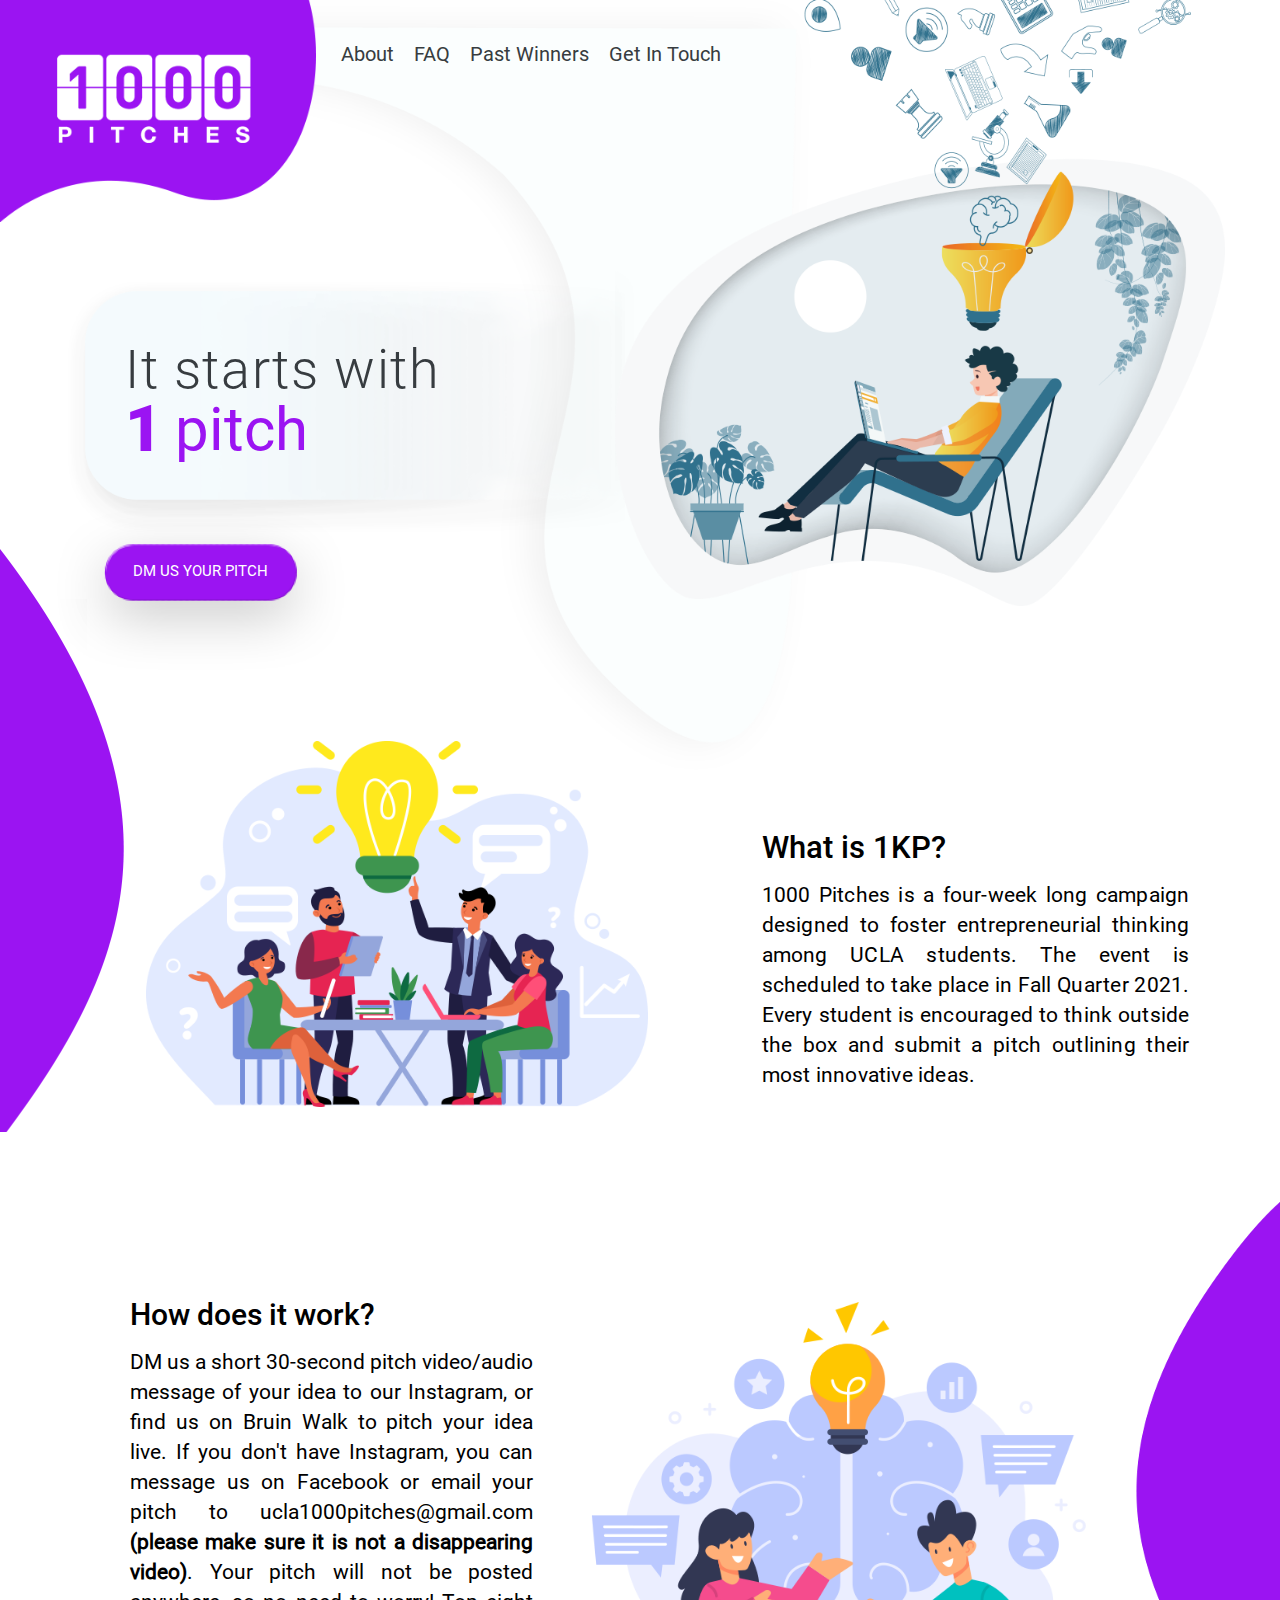
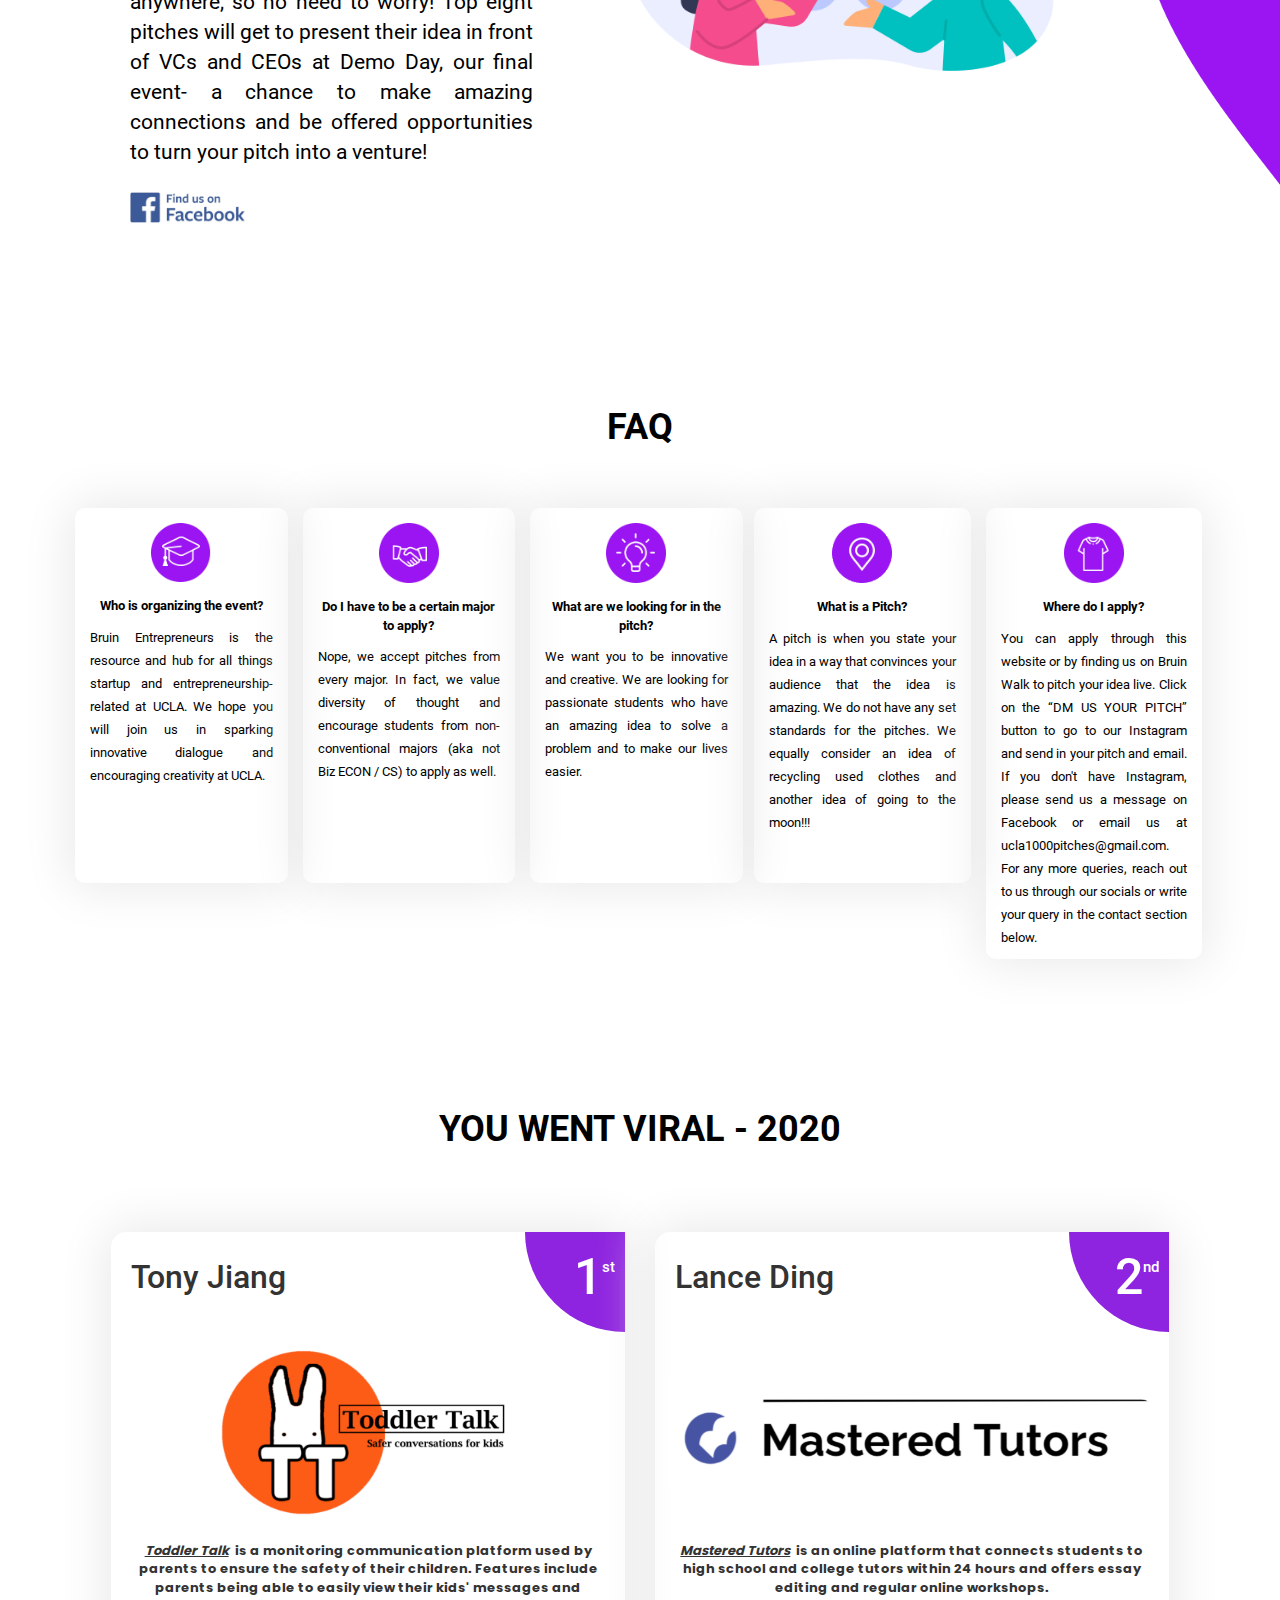
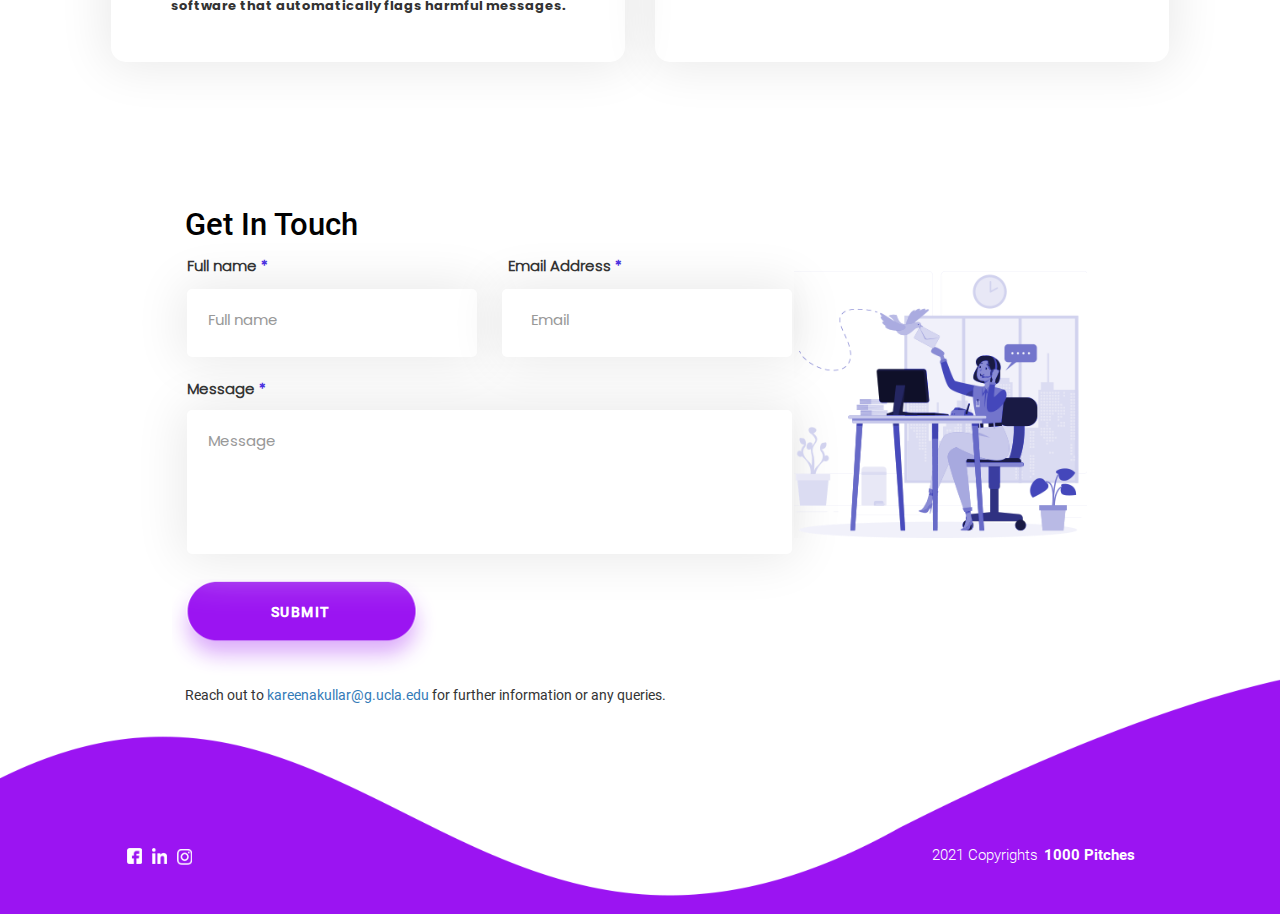
<file: index.html>
<!DOCTYPE html>
<html lang="en">
    <head>
        <meta charset="utf-8" />
        <meta http-equiv="X-UA-Compatible" content="IE=edge" />
        <meta name="viewport" content="width=device-width, initial-scale=1" />
        <!-- The above 3 meta tags *must* come first in the head; any other head content must come *after* these tags -->
        <title>1000 Pitches</title>

        <!-- Bootstrap -->
        <link href="css/bootstrap.min.css" rel="stylesheet" />
        <link href="css/custom.css" rel="stylesheet" />
        
        <link rel="stylesheet" href="css/scrollToTop.css">
	<link rel="stylesheet" href="css/easing.css">

        <!-- HTML5 shim and Respond.js for IE8 support of HTML5 elements and media queries -->
        <!-- WARNING: Respond.js doesn't work if you view the page via file:// -->
        <!--[if lt IE 9]>
          <script src="https://oss.maxcdn.com/html5shiv/3.7.3/html5shiv.min.js"></script>
          <script src="https://oss.maxcdn.com/respond/1.4.2/respond.min.js"></script>
        <![endif]-->
    </head>
    <body>
        <header>
            <nav class="navbar navbar-default navCustom">
                <div class="container-fluid noPaddingLeft">
                    <!-- Brand and toggle get grouped for better mobile display -->
                    <div class="navbar-header">
                        <button type="button" class="navbar-toggle collapsed" data-toggle="collapse" data-target="#bs-example-navbar-collapse-1">
                            <span class="sr-only">Toggle navigation</span>
                            <span class="icon-bar"></span>
                            <span class="icon-bar"></span>
                            <span class="icon-bar"></span>
                        </button>
                        <a class="navbar-brand noPaddingTop" href="#"><img src="images/logo.png" class="img-responsive logoImage" /></a>
                    </div>

                    <!-- Collect the nav links, forms, and other content for toggling -->
                    <div class="collapse navbar-collapse navUlContainer" id="bs-example-navbar-collapse-1">
                        <ul class="nav navbar-nav navbarUl" id="navigation-menu">
                            <li class="active"><a href="#section-1">About <span class="sr-only">(current)</span></a></li>
                            <li><a href="#section-2">FAQ</a></li>
                            <li><a href="#section-3">Past Winners</a></li>
                            <!-- <li><a href="#section-4">Sponsors</a></li> -->
                            <li><a href="#section-5">Get In Touch</a></li>
                        </ul>
                    </div><!-- /.navbar-collapse -->
                </div><!-- /.container-fluid -->
            </nav>
            
            <div class="row headerBg noMarginLeftRight">
                <div class="col-md-6 col-sm-6 col-xs-12 headerTextDevice">
                    <div class="row noMarginLeftRight">
                        <div class="col-md-12 fillerDivHeader">
                            <img src="images/header_image.png" class="headerImageDevice">
                        </div>
                    </div>
                    <div class="row noMarginLeftRight pitchBgBorder">
                        <div class="deviceOnlyHeaderTextContainer">
                            <div class="headerLine1Holder">
                                <p class="headerTextLine1">It starts with</p>
                            </div>
                            <div class="headerLine2Holder">
                                <p class="headerTextOne">1</p>
                                <p class="headerTextPitch">pitch</p>
                            </div>
                        </div>
                    </div>
                    <div>
                        <form name="submitPitch" action="" method="POST" class="formPitchSubmit">
                            <div class="submitPitchButton">
                                <a href="https://www.instagram.com/bruinentrepreneurs/" target="_blank">
                                    <p>DM US YOUR PITCH</p>
                                </a>
                            </div>
                        </form>
                    </div>
                </div>
                <div class="col-md-6 col-sm-6 col-xs-12 headerRightImageContainer">
                    <img src="images/header_image.png" class="img-responsive headerRightImage" />
                </div>
            </div>
        </header>
        
        <!-- What is 1KP? -->
        <section id="section-1">
            <div class="row whatIs1KPBg noMarginLeftRight">
                <div class="col-lg-7 col-md-12 col-sm-12 col-xs-12">
                    <img src="images/whatis.png" class="img-responsive whatIsLeftImage" />
                </div>
                <div class="col-lg-5 col-md-12 col-sm-12 col-xs-12" style="">
                    <div class="row noMarginLeftRight">
                        <div class="col-md-12 fillerDivWhatIs"></div>
                    </div>
                    <div class="row noMarginLeftRight">
                        <div class="whatIsHeadingHolder">
                            <p class="whatIsHeading">What is 1KP?</p>
                        </div>
                        <div class="whatIsTextHolder">
                            <p class="whatIsText">1000 Pitches is a four-week long campaign designed to foster entrepreneurial thinking among UCLA students. The event is scheduled to take place in Fall Quarter 2021. Every student is encouraged to think outside the box and submit a pitch outlining their most innovative ideas.</p>
                        </div>
                        <div class="readMoreHolder" style="display: none;">
                            <a href="#" class="whatIsReadMore whatReadMore">READ MORE <span><img src="images/readMoreImage.png" /></span></a>
                        </div>
                    </div>
                </div>
            </div>
        </section>
        
        <!-- How does it work -->
        <section>
            <div class="row workBg noMarginLeftRight">
                <div class="col-lg-7 col-md-12 col-sm-10 col-xs-12 workImageContainerDevice">
                    <img src="images/howdoes.png" class="img-responsive workRightImage" alt="" />
                </div>
                <div class="col-lg-5 col-md-12 col-sm-12 col-xs-12 noPaddingRight noPaddingLeftDevice">
                    <div class="row noMarginLeftRight">
                        <div class="col-md-12 fillerDivWork"></div>
                    </div>
                    <div class="row noMarginLeftRight workTextContainer">
                        <div class="workHeadingHolder">
                            <p class="workHeading">How does it work?</p>
                        </div>
                        <div class="workTextHolder">
                            <p class="workText">DM us a short 30-second pitch video/audio message of your idea to our Instagram, or find us on Bruin Walk to pitch your idea live. If you don't have Instagram, you can message us on Facebook or email your pitch to ucla1000pitches@gmail.com <b>(please make sure it is not a disappearing video)</b>. Your pitch will not be posted anywhere, so no need to worry! Top eight pitches will get to present their idea in front of VCs and CEOs at Demo Day, our final event- a chance to make amazing connections and be offered opportunities to turn your pitch into a venture!</p>
                        </div>
                        <div class="readMoreHolder">
                            <a href="#" class="workReadMore" style="display: none;">READ MORE <span><img src="images/readMoreImage.png" title="Read More" alt="Read More" /></span></a>
                            <a  href="https://www.facebook.com/BruinEntrepreneurs" target="_blank" class="workFB" style="float: left;"><img src="images/findon.png" title="Facebook" alt="Facebook" /></a>
                        </div>
                    </div>
                </div>
                <div class="col-lg-7 col-md-12 col-sm-12 col-xs-12 workImageContainer">
                    <img src="images/howdoes.png" class="img-responsive workRightImage" alt="" />
                </div>
            </div>
        </section>    
        
        <!-- FAQs -->
        <section id="section-2" class="faqContainer">
            <div class="row noMarginLeftRight">
                <div class="col-md-12 col-sm-12 col-xs-12 faqMainHeading">FAQ</div>
            </div>
            <div class="row noMarginLeftRight faqQAContainer">
                <div class="col-lg-7 col-md-7 col-sm-12 col-xs-12 noPaddingRight deviceNoPaddingLeft">
                    <div class="row noMarginLeftRight">
                        <div class="col-md-4 col-sm-4 col-xs-12 faqIndividualContainer faq31Percent">
                            <img src="images/1.png" title="Do i have to be a certain major?" alt="Do i have to be a certain major?" />
                            <p class="faqHeading">Who is organizing the event?</p>
                            <p class="faqDesc">Bruin Entrepreneurs is the resource and hub for all things startup and entrepreneurship-related at UCLA. We hope you will join us in sparking innovative dialogue and encouraging creativity at UCLA.</p>
                        </div>
                        <div class="col-md-4 col-sm-4 col-xs-12 faqIndividualContainer faq31Percent">
                            <img src="images/2.png" title="Does it have to be a business ideas?" alt="Does it have to be a business ideas?" />
                            <p class="faqHeading">Do I have to be a certain major to apply?</p>
                            <p class="faqDesc">Nope, we accept pitches from every major. In fact, we value diversity of thought and encourage students from non-conventional majors (aka not Biz ECON / CS) to apply as well.</p>
                        </div>
                        <div class="col-md-4 col-sm-4 col-xs-12 faqIndividualContainer faq31Percent noMarginRight">
                            <img src="images/3.png" title="What is pitch exactly?" alt="What is pitch exactly?" />
                            <p class="faqHeading">What are we looking for in the pitch?</p>
                            <p class="faqDesc">We want you to be innovative and creative. We are looking for passionate students who have an amazing idea to solve a problem and to make our lives easier.</p>
                        </div>
                    </div>
                </div>
                <div class="col-lg-5 col-md-5 col-sm-12 col-xs-12 noPaddingLeft deviceOnlyPaddingLeft paddingTopLandscape">
                    <div class="col-md-6 col-sm-6 col-xs-12 faqIndividualContainer faq45Percent">
                        <img src="images/4.png" title="Where can i pitch?" alt="Where can i pitch?" />
                        <p class="faqHeading">What is a Pitch?</p>
                        <p class="faqDesc">A pitch is when you state your idea in a way that convinces your audience that the idea is amazing. We do not have any set standards for the pitches. We equally consider an idea of recycling used clothes and another idea of going to the moon!!!</p>
                    </div>
                    <div class="col-md-6 col-sm-6 col-xs-12 faqIndividualContainer faq45Percent noMarginRight">
                        <img src="images/5.png" title="I just want a free shirt, is this OK?" alt="I just want a free shirt, is this OK?" />
                        <p class="faqHeading">Where do I apply?</p>
                        <p class="faqDesc">You can apply through this website or by finding us on Bruin Walk to pitch your idea live. Click on the “DM US YOUR PITCH” button to go to our Instagram and send in your pitch and email. If you don't have Instagram, please send us a message on Facebook or email us at ucla1000pitches@gmail.com. For any more queries, reach out to us through our socials or write your query in the contact section below.</p>
                    </div>
                </div>
            </div>
        </section>
        
        <!-- You Went Viral - 2020 -->
        <section class="winnerSection" id="section-3">
            <div class="row noMarginLeftRight">
                <div class="col-md-12 col-sm-12 col-xs-12 viralMainHeading">YOU WENT VIRAL - 2020</div>
            </div>
            <div class="row noMarginLeftRight winnerMainContainer">
            <div class="winnerMainInnerContainer">
                <div class="col-sm-6 col-xs-12 winnerContainer winnerBorderRight">
                    <div class="winnerInnerContainer">
                        <div class="winnerImgContainer">
                            <div style="display: flex; flex-direction: row;">
                                <div style="display: flex; flex-direction: column; flex: 1; padding-left: 20px; margin: auto;">
                                    <p class="winnerLine1">Tony Jiang</p>
                                </div>
                                <div style="justify-content: flex-end;
                                    display: flex;
                                    flex-direction: row;     
                                    border-top-right-radius:0;
                                    border-top-left-radius:0;
                                    border-bottom-right-radius:0;
                                    border-bottom-left-radius:100%;
                                    background: rgb(142,36,223);
                                    width: 100px;
                                    height: 100px;
                                    color: white;
                                    padding-top: 10px;
                                    padding-right: 10px;
                                ">
                                    <div style="font-family: 'RobotoMedium'; font-size: 50px;">1</div>
                                    <div style="font-family: 'RobotoMedium'; font-size: 15px; padding-top: 15px;">st</div>
                                </div>
                            </div>
                            <img style="margin: auto; height: 200px; padding: 10px; width: auto;" src="images/first.png" title="Toddler Talk" alt="Toddler Talk" />
                        </div>
                        <div class="winnerDescText">
                            <p><i>Toddler Talk</i> &nbsp;is a monitoring communication platform used by parents to ensure the safety of their children. Features include parents being able to easily view their kids' messages and software that automatically flags harmful messages.</p>
                        </div>
                    </div>
                </div>

                <div class="col-sm-6 col-xs-12 winnerContainer winnerBorderRight">
                    <div class="winnerInnerContainer">
                        <div class="winnerImgContainer">
                            <div style="display: flex; flex-direction: row;">
                                <div style="display: flex; flex-direction: column; flex: 1; padding-left: 20px; margin: auto;">
                                    <p class="winnerLine1">Lance Ding</p>
                                </div>
                                <div style="justify-content: flex-end;
                                    display: flex;
                                    flex-direction: row;     
                                    border-top-right-radius:0;
                                    border-top-left-radius:0;
                                    border-bottom-right-radius:0;
                                    border-bottom-left-radius:100%;
                                    background: rgb(142,36,223);
                                    width: 100px;
                                    height: 100px;
                                    color: white;
                                    padding-top: 10px;
                                    padding-right: 10px;
                                ">
                                    <div style="font-family: 'RobotoMedium'; font-size: 50px;">2</div>
                                    <div style="font-family: 'RobotoMedium'; font-size: 15px; padding-top: 15px;">nd</div>
                                </div>
                            </div>
                            <img style="margin: auto; height: 200px; padding: 50px 10px;
                                width: auto;
                            " src="images/second.png" title="Toddler Talk" alt="Toddler Talk" />
                        </div>
                        <div class="winnerDescText">
                            <p><i>Mastered Tutors</i> &nbsp;is an online platform that connects students to high school and college tutors within 24 hours and offers essay editing and regular online workshops.</p>
                        </div>
                    </div>
                </div>
            </div>
            </div>
        </section>
        
        <!-- Sponsors -->
		<!--
        <section class="sponsorSection" id="section-4">
            <div class="row fillerSponsorDiv">
                <div class="col-md-12 fillerDivSponsor"></div>
            </div>
            <div class="row noMarginLeftRight sponsorMainContainer">
                <div class="col-md-2 col-sm-3 col-xs-4 sponsorImageContainer">
                    <span class="helper"></span><img src="images/ultra.png" class="sponsorImage" title="Ultra Press" alt="Ultra Press" />
                </div>
                <div class="col-md-2 col-sm-3 col-xs-4 sponsorImageContainer">
                    <span class="helper"></span><img src="images/bowcapital.png" class="sponsorImage" title="bow capital" alt="bow capital" />
                </div>
                <div class="col-md-2 col-sm-3 col-xs-4 sponsorImageContainer">
                    <span class="helper"></span><img src="images/citron.png" class="sponsorImage" title="Citron and Deutsch" alt="Citron and Deutsch" />
                </div>
                <div class="col-md-2 col-sm-3 col-xs-4 sponsorImageContainer">
                    <span class="helper"></span><img src="images/kiwibot.png" class="sponsorImage" title="kiwibot" alt="kiwibot" />
                </div>
                <div class="col-md-2 col-sm-3 col-xs-4 sponsorImageContainer">
                    <span class="helper"></span><img src="images/berkeley.png" class="sponsorImage" title="Berkeley SKYDECK" alt="Ultra SKYDECK" />
                </div>
                <div class="col-md-2 col-sm-3 col-xs-4 sponsorImageContainer">
                    <span class="helper"></span><img src="images/payment.png" class="sponsorImage" title="Payment Cloud" alt="Payment Cloud" />
                </div>
            </div>
        </section>
        -->
		
        <!-- Get In Touch -->
        <section class="contactSection footerContainer" id="section-5">
            <div class="row noMarginLeftRight">
            <!-- <?php 
                $contactTextStyle = ' style="display:none;"';
                $tmText = '';
                $tmText = "Thank you for contacting us! We'll get back to you.";
            ?> -->
                <div class="col-md-12 col-sm-12 col-xs-12 noPaddingRight contactImageContainerDevice">
                    <img src="images/contact.png" class="img-responsive contactRightImage" alt="Contact Us" />
                </div>
                
                <div class="row noMarginLeftRight contactMainContainer contactMainContainerDevice">
                    <div class="col-md-12 col-sm-12 col-xs-12 contactMainHeading">Get In Touch</div>
                </div>
                <div class="row noMarginLeftRight contactMainContainer" id="thankMessage" style="display:none;">
                    <div class="alert alert-info alert-dismissible" role="alert">
                    <button type="button" class="close" data-dismiss="alert" aria-label="Close"><span aria-hidden="true">&times;</span></button>
                    Thank you for contacting us! We'll get back to you.
                    </div>
                </div>

                <div class="row noMarginLeftRight contactMainContainer">
                    <div class="col-lg-8 col-md-7 col-sm-6 col-xs-12 formContainer">
                        <form name="pitchContactForm" id="contactForm" action="" method="POST">
                            <div class="form-group col-xs-12 col-sm-12 col-md-6 form-group-2-col-left fgContactName">
                                <label class="contactLables">Full name <span class="star">*</span></label>
                                <input type="text" id="contact_name" name="contact_name" class="form-control" placeholder="Full name"  required/>
                            </div>
                            <div class="form-group col-xs-12 col-sm-12 col-md-6 form-group-2-col-right fgContactEmail">
                                <label class="contactLables emailLabel">Email Address <span class="star">*</span></label>
                                <input type="email" id="contact_email" name="contact_email" class="form-control" placeholder="Email"  required/>
                            </div>
                            <div class="form-group col-xs-12 col-sm-12 col-md-12 formMessageContainer">
                                <label class="contactLables">Message <span class="star">*</span></label>
                                <textarea id="contact_message" name="contact_message" class="form-control" rows="9" placeholder="Message" required></textarea>
                            </div>
                            <input type="hidden" name="contactVal" id="contactVal" value="0" />
                            <!-- <input type="button" class="btn btn-primary submit-btn submitButton" onclick="sendMailContact();" value="SUBMIT" /> -->
                            <div class="submitButton">
                                <a href="javascript:void(0);" id="submitPitchForm" onclick="sendMailContact();">
                                    <p>SUBMIT</p>
                                </a>
                            </div>
                        </form>
                    </div>
                    <div class="col-lg-4  col-md-5 col-sm-6 col-xs-12 noPaddingRight contactImageContainer">
                        <img src="images/contact.png" class="img-responsive contactRightImage" alt="Contact Us" />
                    </div>
			
		    <div class="col-md-12 col-sm-12 col-xs-12" style="position: relative; top: -25px;">
		        <p>Reach out to <a href="mailto:kareenakullar@g.ucla.edu">kareenakullar@g.ucla.edu</a> for further information or any queries.</p>
		    </div>
                </div>
                
                <div class="row noMarginLeftRight footerMainContainer">
                    <ul>
                        <li><a href="https://www.facebook.com/BruinEntrepreneurs" target="_blank"><img src="images/fb.png" /></a></li>
                        <li><a href="https://www.linkedin.com/company/bruinentrepreneurs/" target="_blank"><img src="images/in.png" /></a></li>
                        <li><a href="https://www.instagram.com/bruinentrepreneurs/" target="_blank"><img src="images/insta.png" style="margin-top: 1px;" /></a></li>
                    </ul>
                    <div class="footerCopywriteContainer">
                        <!-- <div class="copyrightDeviceContainer"><p class="copywrite">2020 Copyrights</p><p class="thousandPitches">1000 Pitches</p></div> -->
                        <div class="copyrightDeviceContainer"><p class="copywrite">2021 Copyrights<span class="thousandPitches">1000 Pitches</span></p></div>
                    </div>
                </div>
                
            </div>
        </section>

        <!-- jQuery (necessary for Bootstrap's JavaScript plugins) -->
        <script src="js/jquery.min-1.12.4.js"></script>
        <!-- Include all compiled plugins (below), or include individual files as needed -->
        <script src="js/bootstrap.min.js"></script>
        <!-- Page Scroll to id plugin -->
        <script src="js/jquery-scrollToTop.js"></script>
        <script type="text/javascript">
            jQuery(document).ready(function($) {
                $('body').scrollToTop({
                  distance: 200,
                  speed: 2000,
                  easing: 'linear',
                  animation: 'fade', /* fade, slide, none */
                  animationSpeed: 500,

                  mobile: {
                    width: 768,
                    distance: 100,
                    speed: 3000,
                    easing: 'linear',
                    animation: 'fade',
                    animationSpeed: 300
                  },

                  trigger: null, /* Set a custom triggering element. Can be an HTML string or jQuery object */
                  target: null, /* Set a custom target element for scrolling to. Can be element or number */
                  text: 'Scroll To Top', /* Text for element, can contain HTML */

                  skin: 'cycle', /*null for default*/
                  throttle: 50,

                  namespace: 'scrollToTop'
                });
            });
        </script>
	<script src="js/jquery.malihu.PageScroll2id.js"></script>
        <script type="text/javascript">
            (function($){
                $(window).on("load",function(){
                    /* Page Scroll to id fn call */
                    $("#navigation-menu a").mPageScroll2id({
                            highlightSelector:"#navigation-menu a",
                            scrollSpeed:2000,
                            autoScrollSpeed:true,
                            pageEndSmoothScroll:true,
                            /* user callback functions: fn */
                            onStart:function(){},
                            onComplete:function(){}
                    });
                    /* Scroll the page to a specific position within the document.*/
                    /* $.mPageScroll2id("scrollTo","#id"); */
                });
                
                $(document).on('keypress', '#contact_name', function (event) {
                    var regex = new RegExp("^[a-zA-Z ]+$");
                    var key = String.fromCharCode(!event.charCode ? event.which : event.charCode);
                    if (!regex.test(key)) {
                        event.preventDefault();
                        return false;
                    }
                });
                
            })(jQuery);
            
            $(function(){ 
                var navMain = $(".navbar-collapse");
                navMain.on("click", "a:not([data-toggle])", null, function () {
                    navMain.collapse('hide');
                });
            });
            
            function sendMailContact() {
                var valid;	
                valid = validateContact();
                if(valid) {
                    var brTag = '%0D%0A';
                    var bodyText = '';
                    var contact_name = jQuery('#contact_name').val();
                    var contact_email = jQuery('#contact_email').val();
                    var contact_message = jQuery('#contact_message').val();
                    
                    bodyText += 'Hi,'+brTag+brTag;
                    bodyText += 'Name: '+contact_name+brTag;
                    bodyText += 'Email: '+contact_email+brTag;
                    bodyText += 'Message: '+contact_message+brTag+brTag;
                    bodyText += 'We will get back to you soon.'+brTag+brTag;
                    bodyText += 'Thanks,'+brTag;
                    bodyText += '1000 Pitches'+brTag;
                    
                    var hrefText = "mailto:ishakamath@ucla.edu?cc="+contact_email+"&subject=1000%20Pitches%20-%20You%20have%20a%20new%20message&body="+bodyText;
                    document.getElementById("submitPitchForm").href = hrefText; 
                    document.getElementById("submitPitchForm").onclick = "";
                    $("#submitPitchForm").trigger( "click" );
                    $("#contactForm")[0].reset();
                }
            }
            
            function scrollToElement(ele) {
                $(window).scrollTop(ele.offset().top).scrollLeft(ele.offset().left);
            }
            
            function validateContact(){
                var objSubmit;
                objSubmit = true;
                var focusTrack;
                focusTrack = 1;

                var alpha = /^[a-zA-Z-,]+(\s{0,1}[a-zA-Z-, ])*$/;
                var contact_name = jQuery('#contact_name').val();
                if(contact_name == ""){
                    /*jQuery('#name_error').html("Please enter your name.");
                    jQuery('#name_error').css("visibility","visible");*/
                    $('#contact_name').css("border","1px solid #F3483C");
                    objSubmit = false ;
                    if(focusTrack == 1){
                        $('#contact_name').focus();
                    }
                    focusTrack = 0;
                }else if(alpha.test(contact_name) == false){
                    /*jQuery('#name_error').html("Please enter only alphabets.");
                    jQuery('#name_error').css("visibility","visible");*/
                    $('#contact_name').css("border","1px solid #F3483C");
                    objSubmit = false ;
                    if(focusTrack == 1){
                        $('#contact_name').focus();
                    }
                    focusTrack = 0;
                }else{
                    /*jQuery('#name_error').css("visibility","hidden");*/
                    $('#contact_name').css("border","1px solid #EFEFEF");  
                    focusTrack = 1;
                }

                    /* Email validation */
                var reg = /^([A-Za-z0-9_\-\.])+\@([A-Za-z0-9_\-\.])+\.([A-Za-z]{2,4})$/;
                var contact_email = jQuery('#contact_email').val();

                if(contact_email == ""){
                    /*jQuery('#email_error').html("Please enter email address.");
                    jQuery('#email_error').css("visibility","visible");*/
                    $('#contact_email').css("border","1px solid #F3483C");
                    objSubmit = false ;
                    if(focusTrack == 1){
                        $('#contact_email').focus();
                    }
                    focusTrack = 0;
                }else if(reg.test(contact_email) == false){
                    /*jQuery('#email_error').html("Please enter valid email address.");
                    jQuery('#email_error').css("visibility","visible");*/
                    $('#contact_email').css("border","1px solid #F3483C");
                    objSubmit = false ;
                    if(focusTrack == 1){
                        $('#contact_email').focus();
                    }
                    focusTrack = 0;
                }else{
                    /*jQuery('#email_error').css("visibility","hidden");*/
                    $('#contact_email').css("border","1px solid #EFEFEF");
                    focusTrack = 1;
                }

                var contact_message = jQuery('#contact_message').val();
                if(contact_message == ""){
                    /*jQuery('#message_error').html("Please enter your message.");
                    jQuery('#message_error').css("visibility","visible");*/
                    $('#contact_message').css("border","1px solid #F3483C");
                    objSubmit = false ;
                    if(focusTrack == 1){
                        $('#contact_message').focus();
                    }
                    focusTrack = 0;
                }else{
                    /*jQuery('#comments_error').css("visibility","hidden");*/
                    $('#contact_message').css("border","1px solid #EFEFEF");
                    focusTrack = 1;
                }

                if(objSubmit == false){
                    $('#contactVal').val(0);
                    return false;
                }else if(objSubmit == true){
                    $('#contactVal').val(1);
                    return true;
                }

            }
	</script>   
    </body>
</html>
</file>
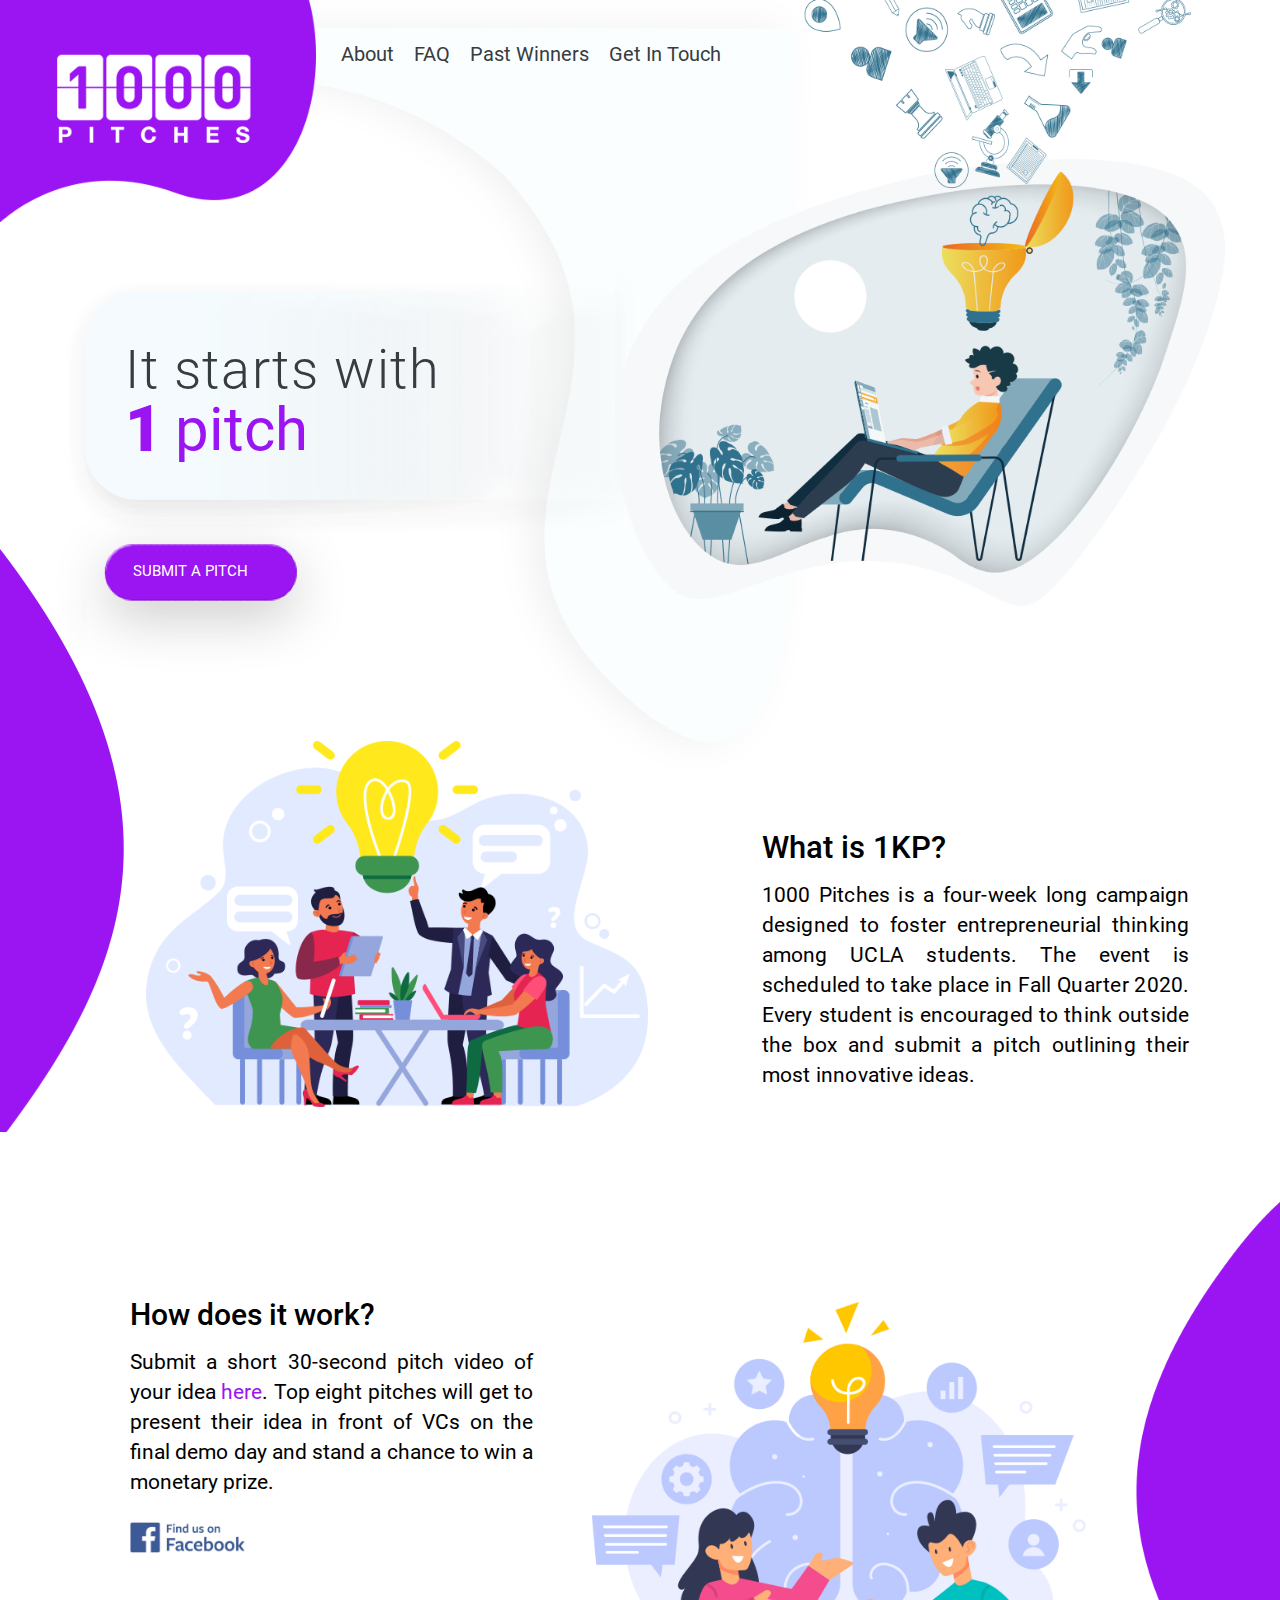
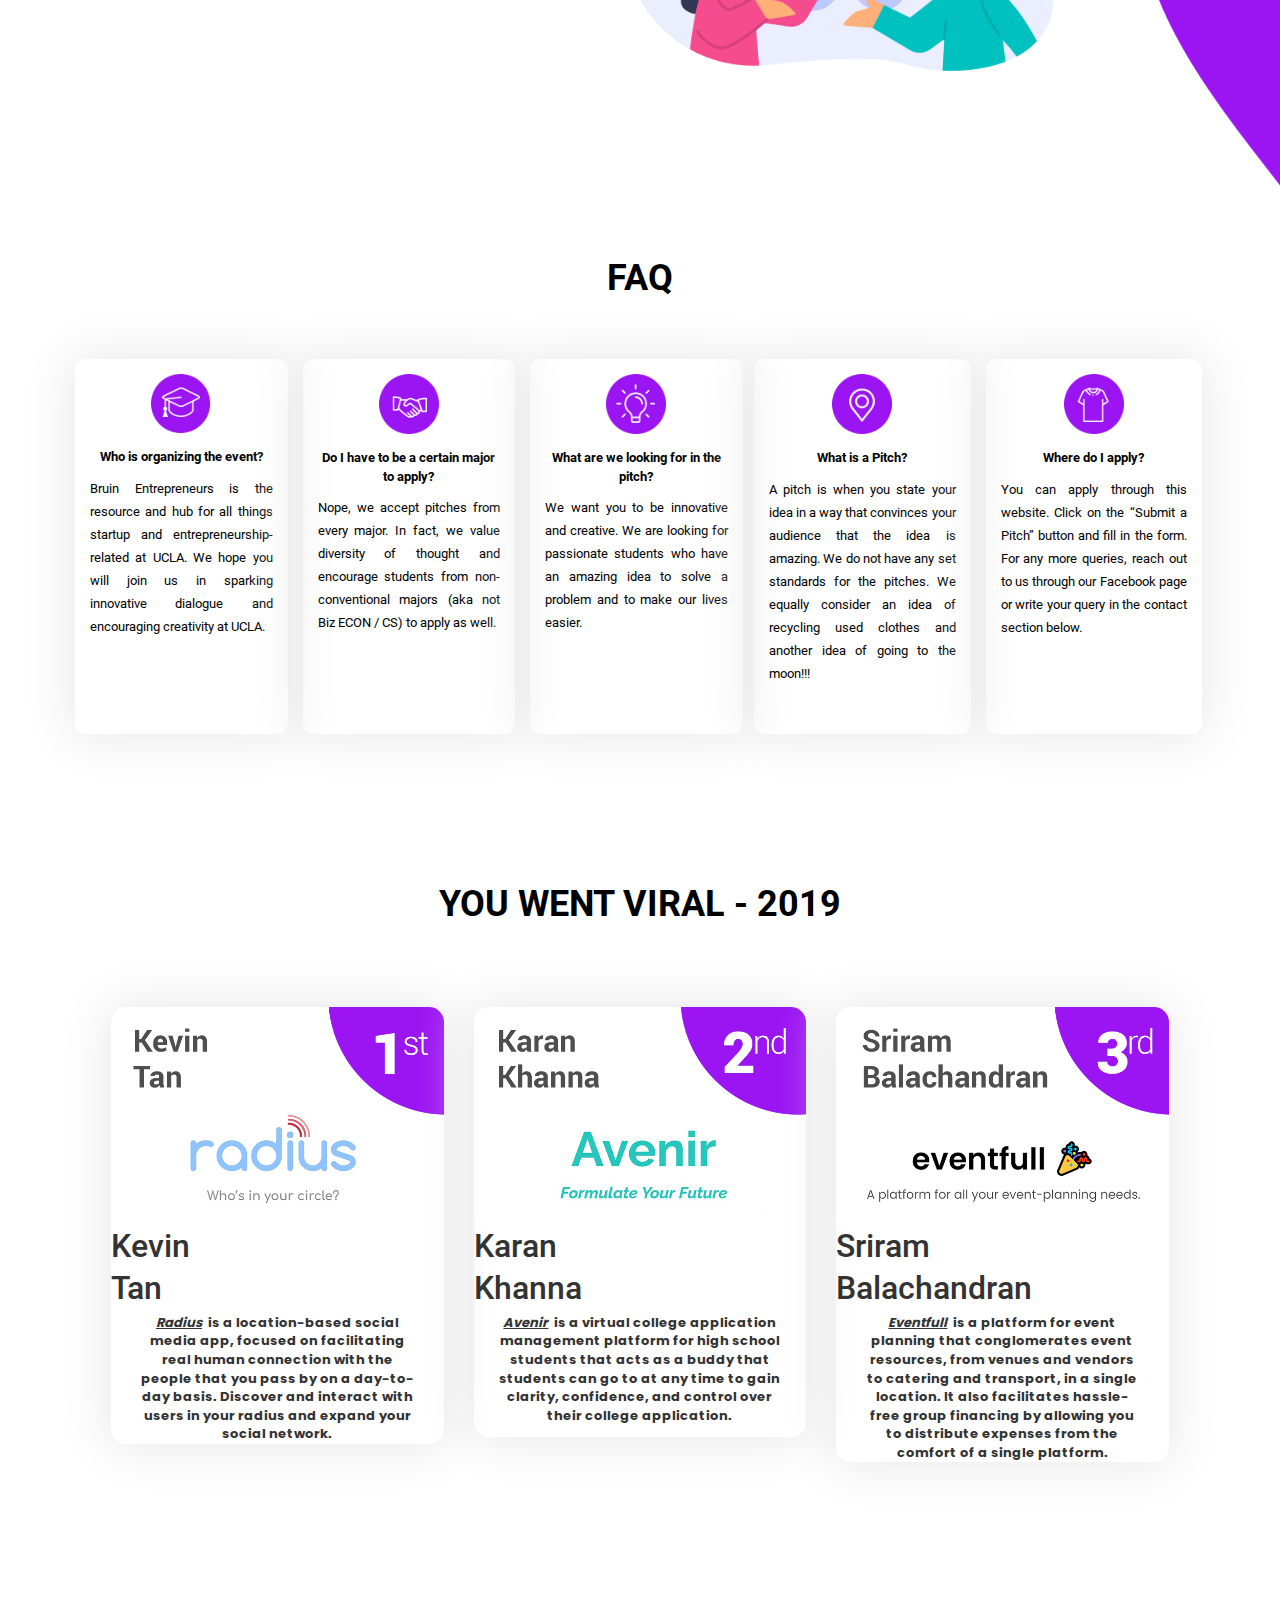
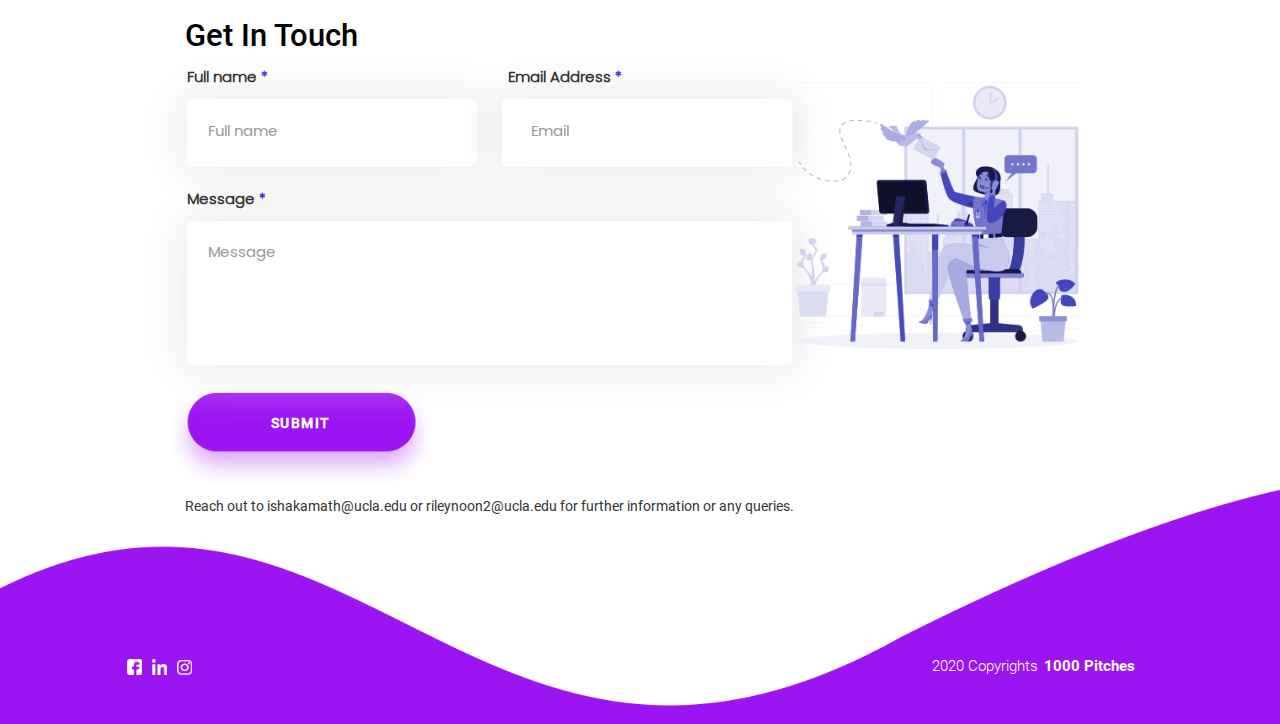
<file: index-old2020.html>
<!DOCTYPE html>
<html lang="en">
    <head>
        <meta charset="utf-8" />
        <meta http-equiv="X-UA-Compatible" content="IE=edge" />
        <meta name="viewport" content="width=device-width, initial-scale=1" />
        <!-- The above 3 meta tags *must* come first in the head; any other head content must come *after* these tags -->
        <title>1000 Pitches</title>

        <!-- Bootstrap -->
        <link href="css/bootstrap.min.css" rel="stylesheet" />
        <link href="css/custom.css" rel="stylesheet" />
        
        <link rel="stylesheet" href="css/scrollToTop.css">
	<link rel="stylesheet" href="css/easing.css">

        <!-- HTML5 shim and Respond.js for IE8 support of HTML5 elements and media queries -->
        <!-- WARNING: Respond.js doesn't work if you view the page via file:// -->
        <!--[if lt IE 9]>
          <script src="https://oss.maxcdn.com/html5shiv/3.7.3/html5shiv.min.js"></script>
          <script src="https://oss.maxcdn.com/respond/1.4.2/respond.min.js"></script>
        <![endif]-->
    </head>
    <body>
        <header>
            <nav class="navbar navbar-default navCustom">
                <div class="container-fluid noPaddingLeft">
                    <!-- Brand and toggle get grouped for better mobile display -->
                    <div class="navbar-header">
                        <button type="button" class="navbar-toggle collapsed" data-toggle="collapse" data-target="#bs-example-navbar-collapse-1">
                            <span class="sr-only">Toggle navigation</span>
                            <span class="icon-bar"></span>
                            <span class="icon-bar"></span>
                            <span class="icon-bar"></span>
                        </button>
                        <a class="navbar-brand noPaddingTop" href="#"><img src="images/logo.png" class="img-responsive logoImage" /></a>
                    </div>

                    <!-- Collect the nav links, forms, and other content for toggling -->
                    <div class="collapse navbar-collapse navUlContainer" id="bs-example-navbar-collapse-1">
                        <ul class="nav navbar-nav navbarUl" id="navigation-menu">
                            <li class="active"><a href="#section-1">About <span class="sr-only">(current)</span></a></li>
                            <li><a href="#section-2">FAQ</a></li>
                            <li><a href="#section-3">Past Winners</a></li>
                            <!-- <li><a href="#section-4">Sponsors</a></li> -->
                            <li><a href="#section-5">Get In Touch</a></li>
                        </ul>
                    </div><!-- /.navbar-collapse -->
                </div><!-- /.container-fluid -->
            </nav>
            
            <div class="row headerBg noMarginLeftRight">
                <div class="col-md-6 col-sm-6 col-xs-12 headerTextDevice">
                    <div class="row noMarginLeftRight">
                        <div class="col-md-12 fillerDivHeader">
                            <img src="images/header_image.png" class="headerImageDevice">
                        </div>
                    </div>
                    <div class="row noMarginLeftRight pitchBgBorder">
                        <div class="deviceOnlyHeaderTextContainer">
                            <div class="headerLine1Holder">
                                <p class="headerTextLine1">It starts with</p>
                            </div>
                            <div class="headerLine2Holder">
                                <p class="headerTextOne">1</p>
                                <p class="headerTextPitch">pitch</p>
                            </div>
                        </div>
                    </div>
                    <div>
                        <form name="submitPitch" action="" method="POST" class="formPitchSubmit">
                            <div class="submitPitchButton">
                                <a href="https://docs.google.com/forms/d/1DMaMqB7auM7d17JH5PHZRZQ16XlgQ1-ifzanGKPIJE4/edit" target="_blank">
                                <p>SUBMIT A PITCH</p>
                                </a>
                            </div>
                        </form>
                    </div>
                </div>
                <div class="col-md-6 col-sm-6 col-xs-12 headerRightImageContainer">
                    <img src="images/header_image.png" class="img-responsive headerRightImage" />
                </div>
            </div>
        </header>
        
        <!-- What is 1KP? -->
        <section id="section-1">
            <div class="row whatIs1KPBg noMarginLeftRight">
                <div class="col-lg-7 col-md-12 col-sm-12 col-xs-12">
                    <img src="images/whatis.png" class="img-responsive whatIsLeftImage" />
                </div>
                <div class="col-lg-5 col-md-12 col-sm-12 col-xs-12" style="">
                    <div class="row noMarginLeftRight">
                        <div class="col-md-12 fillerDivWhatIs"></div>
                    </div>
                    <div class="row noMarginLeftRight">
                        <div class="whatIsHeadingHolder">
                            <p class="whatIsHeading">What is 1KP?</p>
                        </div>
                        <div class="whatIsTextHolder">
                            <p class="whatIsText">1000 Pitches is a four-week long campaign designed to foster entrepreneurial thinking among UCLA students. The event is scheduled to take place in Fall Quarter 2020. Every student is encouraged to think outside the box and submit a pitch outlining their most innovative ideas.</p>
                        </div>
                        <div class="readMoreHolder" style="display: none;">
                            <a href="#" class="whatIsReadMore whatReadMore">READ MORE <span><img src="images/readMoreImage.png" /></span></a>
                        </div>
                    </div>
                </div>
            </div>
        </section>
        
        <!-- How does it work -->
        <section>
            <div class="row workBg noMarginLeftRight">
                <div class="col-lg-7 col-md-12 col-sm-10 col-xs-12 workImageContainerDevice">
                    <img src="images/howdoes.png" class="img-responsive workRightImage" alt="" />
                </div>
                <div class="col-lg-5 col-md-12 col-sm-12 col-xs-12 noPaddingRight noPaddingLeftDevice">
                    <div class="row noMarginLeftRight">
                        <div class="col-md-12 fillerDivWork"></div>
                    </div>
                    <div class="row noMarginLeftRight workTextContainer">
                        <div class="workHeadingHolder">
                            <p class="workHeading">How does it work?</p>
                        </div>
                        <div class="workTextHolder">
                            <p class="workText">Submit a short 30-second pitch video of your idea <a href="https://docs.google.com/forms/d/1DMaMqB7auM7d17JH5PHZRZQ16XlgQ1-ifzanGKPIJE4/edit" target="_blank" class="purpleColour">here</a>. Top eight pitches will get to present their idea in front of VCs on the final demo day and stand a chance to win a monetary prize.</p>
                        </div>
                        <div class="readMoreHolder">
                            <a href="#" class="workReadMore" style="display: none;">READ MORE <span><img src="images/readMoreImage.png" title="Read More" alt="Read More" /></span></a>
                            <a  href="https://www.facebook.com/BruinEntrepreneurs" target="_blank" class="workFB" style="float: left;"><img src="images/findon.png" title="Facebook" alt="Facebook" /></a>
                        </div>
                    </div>
                </div>
                <div class="col-lg-7 col-md-12 col-sm-12 col-xs-12 workImageContainer">
                    <img src="images/howdoes.png" class="img-responsive workRightImage" alt="" />
                </div>
            </div>
        </section>    
        
        <!-- FAQs -->
        <section id="section-2" class="faqContainer">
            <div class="row noMarginLeftRight">
                <div class="col-md-12 col-sm-12 col-xs-12 faqMainHeading">FAQ</div>
            </div>
            <div class="row noMarginLeftRight faqQAContainer">
                <div class="col-lg-7 col-md-7 col-sm-12 col-xs-12 noPaddingRight deviceNoPaddingLeft">
                    <div class="row noMarginLeftRight">
                        <div class="col-md-4 col-sm-4 col-xs-12 faqIndividualContainer faq31Percent">
                            <img src="images/1.png" title="Do i have to be a certain major?" alt="Do i have to be a certain major?" />
                            <p class="faqHeading">Who is organizing the event?</p>
                            <p class="faqDesc">Bruin Entrepreneurs is the resource and hub for all things startup and entrepreneurship-related at UCLA. We hope you will join us in sparking innovative dialogue and encouraging creativity at UCLA.</p>
                        </div>
                        <div class="col-md-4 col-sm-4 col-xs-12 faqIndividualContainer faq31Percent">
                            <img src="images/2.png" title="Does it have to be a business ideas?" alt="Does it have to be a business ideas?" />
                            <p class="faqHeading">Do I have to be a certain major to apply?</p>
                            <p class="faqDesc">Nope, we accept pitches from every major. In fact, we value diversity of thought and encourage students from non-conventional majors (aka not Biz ECON / CS) to apply as well.</p>
                        </div>
                        <div class="col-md-4 col-sm-4 col-xs-12 faqIndividualContainer faq31Percent noMarginRight">
                            <img src="images/3.png" title="What is pitch exactly?" alt="What is pitch exactly?" />
                            <p class="faqHeading">What are we looking for in the pitch?</p>
                            <p class="faqDesc">We want you to be innovative and creative. We are looking for passionate students who have an amazing idea to solve a problem and to make our lives easier.</p>
                        </div>
                    </div>
                </div>
                <div class="col-lg-5 col-md-5 col-sm-12 col-xs-12 noPaddingLeft deviceOnlyPaddingLeft paddingTopLandscape">
                    <div class="col-md-6 col-sm-6 col-xs-12 faqIndividualContainer faq45Percent">
                        <img src="images/4.png" title="Where can i pitch?" alt="Where can i pitch?" />
                        <p class="faqHeading">What is a Pitch?</p>
                        <p class="faqDesc">A pitch is when you state your idea in a way that convinces your audience that the idea is amazing. We do not have any set standards for the pitches. We equally consider an idea of recycling used clothes and another idea of going to the moon!!!</p>
                    </div>
                    <div class="col-md-6 col-sm-6 col-xs-12 faqIndividualContainer faq45Percent noMarginRight">
                        <img src="images/5.png" title="I just want a free shirt, is this OK?" alt="I just want a free shirt, is this OK?" />
                        <p class="faqHeading">Where do I apply?</p>
                        <p class="faqDesc">You can apply through this website. Click on the &ldquo;Submit a Pitch&rdquo; button and fill in the form. For any more queries, reach out to us through our Facebook page or write your query in the contact section below.</p>
                    </div>
                </div>
            </div>
        </section>
        
        <!-- You Went Viral - 2018 -->
        <section class="winnerSection" id="section-3">
            <div class="row noMarginLeftRight">
                <div class="col-md-12 col-sm-12 col-xs-12 viralMainHeading">YOU WENT VIRAL - 2019</div>
            </div>
            <div class="row noMarginLeftRight winnerMainContainer">
            <div class="winnerMainInnerContainer">
                <div class="col-md-4 col-sm-4 col-xs-12 winnerContainer winnerBorderRight">
                    <div class="winnerInnerContainer">
                        <div class="winnerImgContainer">
                            <img src="images/1st.png" title="Radius" alt="Radius" />
                            <p class="winnerLine1">Kevin</p><p class="winnerLine2">Tan</p>
                        </div>
                        <div class="winnerDescText">
                            <p><i>Radius</i> &nbsp;is a location-based social media app, focused on facilitating real human connection with the people that you pass by on a day-to-day basis. Discover and interact with users in your radius and expand your social network.</p>
                        </div>
                    </div>
                </div>
                
                <div class="col-md-4 col-sm-4 col-xs-12 winnerContainer winnerBorderLeft winnerBorderRight">
                    <div class="winnerInnerContainer">
                        <div class="winnerImgContainer">
                            <img src="images/2nd.png" title="Avenir" alt="Avenir" />
                            <p class="winnerLine1">Karan</p><p class="winnerLine2">Khanna</p>
                        </div>
                        <div class="winnerDescText">
                            <p><i>Avenir</i> &nbsp;is a virtual college application management platform for high school students that acts as a buddy that students can go to at any time to gain clarity, confidence, and control over their college application.</p>
                        </div>
                    </div>
                </div>
                
                <div class="col-md-4 col-sm-4 col-xs-12 winnerContainer winnerBorderLeft">
                    <div class="winnerInnerContainer">
                        <div class="winnerImgContainer">
                            <img src="images/3rd.png" title="Eventfull" alt="Eventfull" />
                            <p class="winnerLine1">Sriram</p><p class="winnerLine2">Balachandran</p>
                        </div>
                        <div class="winnerDescText">
                            <p><i>Eventfull</i> &nbsp;is a platform for event planning that conglomerates event resources, from venues and vendors to catering and transport, in a single location. It also facilitates hassle-free group financing by allowing you to distribute expenses from the comfort of a single platform.</p>
                        </div>
                    </div>
                </div>
            </div>
            </div>
        </section>
        
        <!-- Sponsors -->
		<!--
        <section class="sponsorSection" id="section-4">
            <div class="row fillerSponsorDiv">
                <div class="col-md-12 fillerDivSponsor"></div>
            </div>
            <div class="row noMarginLeftRight sponsorMainContainer">
                <div class="col-md-2 col-sm-3 col-xs-4 sponsorImageContainer">
                    <span class="helper"></span><img src="images/ultra.png" class="sponsorImage" title="Ultra Press" alt="Ultra Press" />
                </div>
                <div class="col-md-2 col-sm-3 col-xs-4 sponsorImageContainer">
                    <span class="helper"></span><img src="images/bowcapital.png" class="sponsorImage" title="bow capital" alt="bow capital" />
                </div>
                <div class="col-md-2 col-sm-3 col-xs-4 sponsorImageContainer">
                    <span class="helper"></span><img src="images/citron.png" class="sponsorImage" title="Citron and Deutsch" alt="Citron and Deutsch" />
                </div>
                <div class="col-md-2 col-sm-3 col-xs-4 sponsorImageContainer">
                    <span class="helper"></span><img src="images/kiwibot.png" class="sponsorImage" title="kiwibot" alt="kiwibot" />
                </div>
                <div class="col-md-2 col-sm-3 col-xs-4 sponsorImageContainer">
                    <span class="helper"></span><img src="images/berkeley.png" class="sponsorImage" title="Berkeley SKYDECK" alt="Ultra SKYDECK" />
                </div>
                <div class="col-md-2 col-sm-3 col-xs-4 sponsorImageContainer">
                    <span class="helper"></span><img src="images/payment.png" class="sponsorImage" title="Payment Cloud" alt="Payment Cloud" />
                </div>
            </div>
        </section>
        -->
		
        <!-- Get In Touch -->
        <section class="contactSection footerContainer" id="section-5">
            <div class="row noMarginLeftRight">
            <!-- <?php 
                $contactTextStyle = ' style="display:none;"';
                $tmText = '';
                $tmText = "Thank you for contacting us! We'll get back to you.";
            ?> -->
                <div class="col-md-12 col-sm-12 col-xs-12 noPaddingRight contactImageContainerDevice">
                    <img src="images/contact.png" class="img-responsive contactRightImage" alt="Contact Us" />
                </div>
                
                <div class="row noMarginLeftRight contactMainContainer contactMainContainerDevice">
                    <div class="col-md-12 col-sm-12 col-xs-12 contactMainHeading">Get In Touch</div>
                </div>
                <div class="row noMarginLeftRight contactMainContainer" id="thankMessage" style="display:none;">
                    <div class="alert alert-info alert-dismissible" role="alert">
                    <button type="button" class="close" data-dismiss="alert" aria-label="Close"><span aria-hidden="true">&times;</span></button>
                    Thank you for contacting us! We'll get back to you.
                    </div>
                </div>

                <div class="row noMarginLeftRight contactMainContainer">
                    <div class="col-lg-8 col-md-7 col-sm-6 col-xs-12 formContainer">
                        <form name="pitchContactForm" id="contactForm" action="" method="POST">
                            <div class="form-group col-xs-12 col-sm-12 col-md-6 form-group-2-col-left fgContactName">
                                <label class="contactLables">Full name <span class="star">*</span></label>
                                <input type="text" id="contact_name" name="contact_name" class="form-control" placeholder="Full name"  required/>
                            </div>
                            <div class="form-group col-xs-12 col-sm-12 col-md-6 form-group-2-col-right fgContactEmail">
                                <label class="contactLables emailLabel">Email Address <span class="star">*</span></label>
                                <input type="email" id="contact_email" name="contact_email" class="form-control" placeholder="Email"  required/>
                            </div>
                            <div class="form-group col-xs-12 col-sm-12 col-md-12 formMessageContainer">
                                <label class="contactLables">Message <span class="star">*</span></label>
                                <textarea id="contact_message" name="contact_message" class="form-control" rows="9" placeholder="Message" required></textarea>
                            </div>
                            <input type="hidden" name="contactVal" id="contactVal" value="0" />
                            <!-- <input type="button" class="btn btn-primary submit-btn submitButton" onclick="sendMailContact();" value="SUBMIT" /> -->
                            <div class="submitButton">
                                <a href="javascript:void(0);" id="submitPitchForm" onclick="sendMailContact();">
                                    <p>SUBMIT</p>
                                </a>
                            </div>
                        </form>
                    </div>
                    <div class="col-lg-4  col-md-5 col-sm-6 col-xs-12 noPaddingRight contactImageContainer">
                        <img src="images/contact.png" class="img-responsive contactRightImage" alt="Contact Us" />
                    </div>
			
		    <div class="col-md-12 col-sm-12 col-xs-12" style="position: relative; top: -25px;">
		        <p>Reach out to ishakamath@ucla.edu or rileynoon2@ucla.edu for further information or any queries.</p>
		    </div>
                </div>
                
                <div class="row noMarginLeftRight footerMainContainer">
                    <ul>
                        <li><a href="https://www.facebook.com/BruinEntrepreneurs" target="_blank"><img src="images/fb.png" /></a></li>
                        <li><a href="https://www.linkedin.com/company/bruinentrepreneurs/" target="_blank"><img src="images/in.png" /></a></li>
                        <li><a href="https://www.instagram.com/bruinentrepreneurs/" target="_blank"><img src="images/insta.png" style="margin-top: 1px;" /></a></li>
                    </ul>
                    <div class="footerCopywriteContainer">
                        <!-- <div class="copyrightDeviceContainer"><p class="copywrite">2020 Copyrights</p><p class="thousandPitches">1000 Pitches</p></div> -->
                        <div class="copyrightDeviceContainer"><p class="copywrite">2020 Copyrights<span class="thousandPitches">1000 Pitches</span></p></div>
                    </div>
                </div>
                
            </div>
        </section>

        <!-- jQuery (necessary for Bootstrap's JavaScript plugins) -->
        <script src="js/jquery.min-1.12.4.js"></script>
        <!-- Include all compiled plugins (below), or include individual files as needed -->
        <script src="js/bootstrap.min.js"></script>
        <!-- Page Scroll to id plugin -->
        <script src="js/jquery-scrollToTop.js"></script>
        <script type="text/javascript">
            jQuery(document).ready(function($) {
                $('body').scrollToTop({
                  distance: 200,
                  speed: 2000,
                  easing: 'linear',
                  animation: 'fade', /* fade, slide, none */
                  animationSpeed: 500,

                  mobile: {
                    width: 768,
                    distance: 100,
                    speed: 3000,
                    easing: 'linear',
                    animation: 'fade',
                    animationSpeed: 300
                  },

                  trigger: null, /* Set a custom triggering element. Can be an HTML string or jQuery object */
                  target: null, /* Set a custom target element for scrolling to. Can be element or number */
                  text: 'Scroll To Top', /* Text for element, can contain HTML */

                  skin: 'cycle', /*null for default*/
                  throttle: 50,

                  namespace: 'scrollToTop'
                });
            });
        </script>
	<script src="js/jquery.malihu.PageScroll2id.js"></script>
        <script type="text/javascript">
            (function($){
                $(window).on("load",function(){
                    /* Page Scroll to id fn call */
                    $("#navigation-menu a").mPageScroll2id({
                            highlightSelector:"#navigation-menu a",
                            scrollSpeed:2000,
                            autoScrollSpeed:true,
                            pageEndSmoothScroll:true,
                            /* user callback functions: fn */
                            onStart:function(){},
                            onComplete:function(){}
                    });
                    /* Scroll the page to a specific position within the document.*/
                    /* $.mPageScroll2id("scrollTo","#id"); */
                });
                
                $(document).on('keypress', '#contact_name', function (event) {
                    var regex = new RegExp("^[a-zA-Z ]+$");
                    var key = String.fromCharCode(!event.charCode ? event.which : event.charCode);
                    if (!regex.test(key)) {
                        event.preventDefault();
                        return false;
                    }
                });
                
            })(jQuery);
            
            $(function(){ 
                var navMain = $(".navbar-collapse");
                navMain.on("click", "a:not([data-toggle])", null, function () {
                    navMain.collapse('hide');
                });
            });
            
            function sendMailContact() {
                var valid;	
                valid = validateContact();
                if(valid) {
                    var brTag = '%0D%0A';
                    var bodyText = '';
                    var contact_name = jQuery('#contact_name').val();
                    var contact_email = jQuery('#contact_email').val();
                    var contact_message = jQuery('#contact_message').val();
                    
                    bodyText += 'Hi,'+brTag+brTag;
                    bodyText += 'Name: '+contact_name+brTag;
                    bodyText += 'Email: '+contact_email+brTag;
                    bodyText += 'Message: '+contact_message+brTag+brTag;
                    bodyText += 'We will get back to you soon.'+brTag+brTag;
                    bodyText += 'Thanks,'+brTag;
                    bodyText += '1000 Pitches'+brTag;
                    
                    var hrefText = "mailto:ishakamath@ucla.edu?cc="+contact_email+"&subject=1000%20Pitches%20-%20You%20have%20a%20new%20message&body="+bodyText;
                    document.getElementById("submitPitchForm").href = hrefText; 
                    document.getElementById("submitPitchForm").onclick = "";
                    $("#submitPitchForm").trigger( "click" );
                    $("#contactForm")[0].reset();
                }
            }
            
            function scrollToElement(ele) {
                $(window).scrollTop(ele.offset().top).scrollLeft(ele.offset().left);
            }
            
            function validateContact(){
                var objSubmit;
                objSubmit = true;
                var focusTrack;
                focusTrack = 1;

                var alpha = /^[a-zA-Z-,]+(\s{0,1}[a-zA-Z-, ])*$/;
                var contact_name = jQuery('#contact_name').val();
                if(contact_name == ""){
                    /*jQuery('#name_error').html("Please enter your name.");
                    jQuery('#name_error').css("visibility","visible");*/
                    $('#contact_name').css("border","1px solid #F3483C");
                    objSubmit = false ;
                    if(focusTrack == 1){
                        $('#contact_name').focus();
                    }
                    focusTrack = 0;
                }else if(alpha.test(contact_name) == false){
                    /*jQuery('#name_error').html("Please enter only alphabets.");
                    jQuery('#name_error').css("visibility","visible");*/
                    $('#contact_name').css("border","1px solid #F3483C");
                    objSubmit = false ;
                    if(focusTrack == 1){
                        $('#contact_name').focus();
                    }
                    focusTrack = 0;
                }else{
                    /*jQuery('#name_error').css("visibility","hidden");*/
                    $('#contact_name').css("border","1px solid #EFEFEF");  
                    focusTrack = 1;
                }

                    /* Email validation */
                var reg = /^([A-Za-z0-9_\-\.])+\@([A-Za-z0-9_\-\.])+\.([A-Za-z]{2,4})$/;
                var contact_email = jQuery('#contact_email').val();

                if(contact_email == ""){
                    /*jQuery('#email_error').html("Please enter email address.");
                    jQuery('#email_error').css("visibility","visible");*/
                    $('#contact_email').css("border","1px solid #F3483C");
                    objSubmit = false ;
                    if(focusTrack == 1){
                        $('#contact_email').focus();
                    }
                    focusTrack = 0;
                }else if(reg.test(contact_email) == false){
                    /*jQuery('#email_error').html("Please enter valid email address.");
                    jQuery('#email_error').css("visibility","visible");*/
                    $('#contact_email').css("border","1px solid #F3483C");
                    objSubmit = false ;
                    if(focusTrack == 1){
                        $('#contact_email').focus();
                    }
                    focusTrack = 0;
                }else{
                    /*jQuery('#email_error').css("visibility","hidden");*/
                    $('#contact_email').css("border","1px solid #EFEFEF");
                    focusTrack = 1;
                }

                var contact_message = jQuery('#contact_message').val();
                if(contact_message == ""){
                    /*jQuery('#message_error').html("Please enter your message.");
                    jQuery('#message_error').css("visibility","visible");*/
                    $('#contact_message').css("border","1px solid #F3483C");
                    objSubmit = false ;
                    if(focusTrack == 1){
                        $('#contact_message').focus();
                    }
                    focusTrack = 0;
                }else{
                    /*jQuery('#comments_error').css("visibility","hidden");*/
                    $('#contact_message').css("border","1px solid #EFEFEF");
                    focusTrack = 1;
                }

                if(objSubmit == false){
                    $('#contactVal').val(0);
                    return false;
                }else if(objSubmit == true){
                    $('#contactVal').val(1);
                    return true;
                }

            }
	</script>   
    </body>
</html>
</file>
<file: css/custom.css>
@font-face {
    font-family: 'RobotoLight';
    src: url('fonts/RobotoLight.eot');
    src: url('fonts/RobotoLight.eot') format('embedded-opentype'),
         url('fonts/RobotoLight.woff2') format('woff2'),
         url('fonts/RobotoLight.woff') format('woff'),
         url('fonts/RobotoLight.ttf') format('truetype'),
         url('fonts/RobotoLight.svg#RobotoLight') format('svg');
}
@font-face {
    font-family: 'RobotoRegular';
    src: url('fonts/RobotoRegular.eot');
    src: url('fonts/RobotoRegular.eot') format('embedded-opentype'),
         url('fonts/RobotoRegular.woff2') format('woff2'),
         url('fonts/RobotoRegular.woff') format('woff'),
         url('fonts/RobotoRegular.ttf') format('truetype'),
         url('fonts/RobotoRegular.svg#RobotoRegular') format('svg');
}
@font-face {
    font-family: 'RobotoMedium';
    src: url('fonts/RobotoMedium.eot');
    src: url('fonts/RobotoMedium.eot') format('embedded-opentype'),
         url('fonts/RobotoMedium.woff2') format('woff2'),
         url('fonts/RobotoMedium.woff') format('woff'),
         url('fonts/RobotoMedium.ttf') format('truetype'),
         url('fonts/RobotoMedium.svg#RobotoMedium') format('svg');
}
@font-face {
    font-family: 'RobotoBold';
    src: url('fonts/RobotoBold.eot');
    src: url('fonts/RobotoBold.eot') format('embedded-opentype'),
         url('fonts/RobotoBold.woff2') format('woff2'),
         url('fonts/RobotoBold.woff') format('woff'),
         url('fonts/RobotoBold.ttf') format('truetype'),
         url('fonts/RobotoBold.svg#RobotoBold') format('svg');
}
@font-face {
    font-family: 'RobotoBlack';
    src: url('fonts/RobotoBlack.eot');
    src: url('fonts/RobotoBlack.eot') format('embedded-opentype'),
         url('fonts/RobotoBlack.woff2') format('woff2'),
         url('fonts/RobotoBlack.woff') format('woff'),
         url('fonts/RobotoBlack.ttf') format('truetype'),
         url('fonts/RobotoBlack.svg#RobotoBlack') format('svg');
}
@font-face {
    font-family: 'PoppinsLight';
    src: url('fonts/PoppinsLight.eot');
    src: url('fonts/PoppinsLight.eot') format('embedded-opentype'),
         url('fonts/PoppinsLight.woff2') format('woff2'),
         url('fonts/PoppinsLight.woff') format('woff'),
         url('fonts/PoppinsLight.ttf') format('truetype'),
         url('fonts/PoppinsLight.svg#PoppinsLight') format('svg');
}
@font-face {
    font-family: 'PoppinsRegular';
    src: url('fonts/PoppinsRegular.eot');
    src: url('fonts/PoppinsRegular.eot') format('embedded-opentype'),
         url('fonts/PoppinsRegular.woff2') format('woff2'),
         url('fonts/PoppinsRegular.woff') format('woff'),
         url('fonts/PoppinsRegular.ttf') format('truetype'),
         url('fonts/PoppinsRegular.svg#PoppinsRegular') format('svg');
}
@font-face {
    font-family: 'PoppinsMedium';
    src: url('fonts/PoppinsMedium.eot');
    src: url('fonts/PoppinsMedium.eot') format('embedded-opentype'),
         url('fonts/PoppinsMedium.woff2') format('woff2'),
         url('fonts/PoppinsMedium.woff') format('woff'),
         url('fonts/PoppinsMedium.ttf') format('truetype'),
         url('fonts/PoppinsMedium.svg#PoppinsMedium') format('svg');
}
@font-face {
    font-family: 'PoppinsBold';
    src: url('fonts/PoppinsBold.eot');
    src: url('fonts/PoppinsBold.eot') format('embedded-opentype'),
         url('fonts/PoppinsBold.woff2') format('woff2'),
         url('fonts/PoppinsBold.woff') format('woff'),
         url('fonts/PoppinsBold.ttf') format('truetype'),
         url('fonts/PoppinsBold.svg#PoppinsBold') format('svg');
}
body { font-family: 'RobotoRegular'; }
header { 
    background-image: url('../images/header_bg-new.png');
    background-repeat: no-repeat;
    background-position: 0px 0px; /* 13px 12px */
    background-size: contain;
}
.logoImage { max-height: 222px; }
.navCustom { border: 0 none; background-color: transparent; margin-bottom: 0px; }
.noPaddingLeft { padding-left: 0px; }
.noPaddingRight { padding-right: 0px; }
.noPaddingTop { padding-top: 0px; }
.navbarUl { 
    margin-top: 34px;
    /*-webkit-box-shadow: 0px -30px 22px -12px  rgb(227, 235, 239);
    -moz-box-shadow: 0px -30px 22px -12px  rgb(227, 235, 239);
    box-shadow: 0px -30px 22px -12px  rgb(227, 235, 239);*/
}
.navbar-default .navbar-nav > .active > a, .navbar-default .navbar-nav > .active > a:focus, .navbar-default .navbar-nav > .active > a:hover {
    background-color: transparent;
    /*border-bottom: 5px solid #9B14F2;*/
}
.navbar-nav > li > a { font-family: 'RobotoRegular'; font-size: 20px; color: #373c40; padding-bottom: 5px; }
.nav > li > a { padding: 10px 14px; }
.navUlContainer { position: relative; z-index: 10000; }
.navbarUl li a { color: #373c40 !important; }

.headerBg { 
    /*background-image: url('../images/header_bg.png');background-position: 10px 0px; background-repeat: no-repeat;*/
    padding-bottom: 160px;
}
.noMarginLeftRight { margin-left: 0px; margin-right: 0px;}
.fillerDivHeader { height: 170px; } /* 152px */
.headerRightImage{ float: right;max-width: 100%; position: relative; top: -74px; margin-right: 40px; }

.pitchBgBorder { 
    background-image: url('../images/startswith.png'); background-repeat: no-repeat; background-size: contain; background-position: 37px 0px;
    padding-bottom: 0px; min-height: 310px;
}
.headerLine1Holder { margin-top: 16.5%; } /* 95px - 114px */
.headerTextLine1 { 
    font-family: 'RobotoLight'; font-size: 54px; color: #373c40; text-indent: 110px; letter-spacing: 0.03em;
    margin-bottom: 0px; margin-top: 0px; line-height: 50px;
}
.headerTextOne { float: left; font-family: 'RobotoBlack'; color: #9b14f2; font-size: 64px; text-indent: 110px; line-height: 70px; }
.headerTextPitch { float: left; font-family: 'RobotoRegular'; color: #9b14f2; font-size: 60px; text-indent: 13px; line-height: 70px; }
.formPitchSubmit { margin-left: 40px; margin-top: -55px; }
.submitPitchButton {
    background-image: url(../images/submitapitch.png); background-color: transparent; background-repeat: no-repeat;
    width: 300px; height: 200px; font-size: 15px; font-family: 'RobotoRegular';
    border: 0 none; position: relative; z-index: 100;
}
.submitPitchButton:hover {
    border: 0 none; background-color: transparent;
}
.submitPitchButton p { /*margin-top: 39px;*/ /*margin-top: 19px; padding: 0px 72px 0 0;*/ /*margin-top: 9px; padding: 0 45px 0 0;*/ }
.submitPitchButton a { color: #FFFFFF; }
.submitPitchButton p {
    margin-top: 50px;
    margin-left: 68px;
    margin-bottom: 0px;
    padding: 12px 22px 10px 10px;
    float: left;
}

.whatIs1KPBg {
    background-image: url('../images/bg_whatis.png'); background-repeat: no-repeat; background-position: -23px -32px;
    position: relative; top: -310px; padding-bottom: 25px;
}
.whatIsLeftImage{ float: right; margin-top: 192px; max-width: 70%; margin-right: 84px; }
.fillerDivWhatIs { height: 277px; }
.whatIsHeading { font-family: 'RobotoMedium'; font-size: 31px; color: #000000; }
.whatIsText { 
    font-family: 'RobotoRegular'; font-size: 21px; color: #000000; letter-spacing: 0.01em;
    /*word-spacing: 0.1em;*/ width: 85%; text-align: justify;
}
.readMoreHolder { margin-top: 40px; }
.whatIsReadMore { font-family: 'PoppinsBold'; font-size: 16px; color: #9b14f2; letter-spacing: 0.1em; }
.whatIsReadMore:hover { color: #9b14f2; text-decoration: underline; }
.whatIsReadMore span img { height: 9px;}

.workBg {
    background-image: url('../images/bg_howdoes.png'); background-repeat: no-repeat; background-position: 100% 0;
    position: relative; top: -243px; padding-bottom: 116px;
}
.workTextContainer { padding-left: 115px; padding-right: 0px; }
.fillerDivWork { height: 95px; }
.workHeading { font-family: 'RobotoMedium'; font-size: 30px; color: #000000; }
.workText {
    font-family: 'RobotoRegular'; font-size: 21px; color: #000000; /*letter-spacing: 0.01em;*/
    /*word-spacing: 0.1em;*/ text-align: justify;
}
.workReadMore { font-family: 'PoppinsBold'; font-size: 16px; color: #9b14f2;  letter-spacing: 0.1em; }
.workReadMore:hover { color: #9b14f2; text-decoration: underline; }
.workReadMore span img { height: 9px;}
.purpleColour { color: #9b14f2; } /*#9b14f2*/
.purpleColour:hover { color: #000000; text-decoration: underline; }

.workFB { float: right; margin-right: 50px; margin-top: -15px; }
.workFB img { width: 115px; }
.workRightImage{ float: left; margin-top: 103px;  max-width: 70%; margin-left: 43px; margin-right: 0px; }

.faqContainer { position: relative; top: -180px; }
.faqMainHeading { font-family: 'RobotoBold'; font-size: 36px; color: #000000; text-align: center; }
.faqQAContainer { margin-top: 55px; margin-left: 60px; margin-right: 30px; padding-bottom: 25px; }
.faqIndividualContainer { 
    min-height: 355px;
    text-align: center;
    border-radius: 10px;
    margin-right: 15px;
    -webkit-box-shadow: 0px 0px 50px 5px rgba(233,233,233,1);
    -moz-box-shadow: 0px 0px 50px 5px rgba(233,233,233,1);
    box-shadow: 0px 0px 50px 5px rgba(233,233,233,1);
}
.faq31Percent { width: 31.3%; }
.faq45Percent { width: 45%; }
.faqIndividualContainer img { width: 60px; margin-top: 15px; margin-bottom: 15px; }
.faqHeading { text-align: center; font-family: 'RobotoBold'; font-size: 13px; color: #000000; }
.faqDesc { font-family: 'RobotoRegular'; font-size: 13px; color: #000000; text-align: justify; line-height: 23px; }
.noMarginLeft { margin-left: 0px; }
.noMarginRight { margin-right: 0px; }

.winnerSection { position: relative; top: -60px; }
.viralMainHeading { font-family: 'RobotoBold'; font-size: 36px; color: #000000; text-align: center; }
.winnerMainContainer { /*margin-left: 115px; margin-right: 115px; margin-top: 50px;*/ margin: 6% 2% 4%; }
.winnerMainInnerContainer { margin: 0 auto; width: 88.5%; }
.winnerContainer { padding-bottom: 30px; }
.winnerInnerContainer { 
    /*border: 1px solid #E9E9E9; border-radius: 0 0 40px 40px;*/ 
    min-height: 430px;
    padding-right: 0; padding-left: 0;
    -webkit-box-shadow: 0px 0px 50px 5px rgba(233,233,233,1);
    -moz-box-shadow: 0px 0px 50px 5px rgba(233,233,233,1);
    box-shadow: 0px 0px 50px 5px rgba(233,233,233,1);
    /*border-radius: 0px 0px 15px 15px;*/
    border-radius: 15px;
}
.winnerBorderLeft { /*border-left: 15px solid #E9E9E9; padding-left: 0px;*/ }
.winnerBorderRight { /*border-right: 15px solid #E9E9E9; padding-right: 0px;*/ }
.winnerImgContainer { position: relative; }
.winnerImgContainer img { display: block; max-width: 100%; border-radius: 15px; }
.winnerImgContainer p { font-family: 'RobotoMedium'; font-size: 32px; line-height: 1em; }
.winnerLine1 {  }
.winnerLine2 {  }
.winnerDescText { width: 100%; text-align: center; margin-top: 10px; }
.winnerDescText p { padding: 0 25px; font-family: "PoppinsBold"; font-size: 13px; }
.winnerDescText p i { text-decoration: underline; }
.winnerTextImage { max-width: 100%; margin-top: 5px; width: 90%; }

.sponsorSection { margin-top: -75px; } /* 10px */
.fillerSponsorDiv {  margin: 0; }
.fillerDivSponsor { height: 0px; }
.sponsorMainContainer { margin-left: 185px; margin-right: 185px; }
.sponsorImageContainer { padding-right: 0px; height: 39px; text-align: center; padding-left: 0; }
.helper { display: inline-block; height: 100%; vertical-align: middle; }
.sponsorImage { max-width: 100%; max-height: 39px; vertical-align: middle; }

.contactSection { position: relative; top: 0px; }
.contactMainContainer { margin-left: 170px; margin-right: 170px; }
.contactMainHeading { font-family: 'RobotoMedium'; font-size: 31px; color: #000000; text-align: left; }
.contactImageContainer { padding-left: 0px; }
.contactRightImage { float: right; max-width: 100%; max-height: 267px; margin-right: 23px; margin-top: 24px; }
.formContainer { padding-left: 2px; padding-top: 8px; padding-right: 5px; }
.form-group { padding-right: 0px; }
#contact_name { 
    height: 68px;
    border: 0 none;
    margin-top: 7px;
    border-radius: 5px;
    padding-left: 21px;
    padding-top: 0px;
    -webkit-box-shadow: 0px 0px 50px 5px rgba(233,233,233,1);
    -moz-box-shadow: 0px 0px 50px 5px rgba(233,233,233,1);
    box-shadow: 0px 0px 50px 5px rgba(233,233,233,1);
    -webkit-appearance: none;
}
#contact_name:focus, #contact_name:active { 
    border: 0 none;
    -webkit-box-shadow: 0px 1px 15px 5px rgba(155,20,242,1);
    -moz-box-shadow: 0px 1px 15px 5px rgba(155,20,242,1);
    box-shadow: 0px 1px 15px 5px rgba(155,20,242,1);
}
.emailLabel { margin-left: 6px; }
#contact_email { 
    height: 68px;
    border: 0 none;
    margin-top: 7px;
    border-radius: 5px;
    padding-left: 29px;
    padding-top: 0;
    -webkit-box-shadow: 0px 0px 50px 5px rgba(233,233,233,1);
    -moz-box-shadow: 0px 0px 50px 5px rgba(233,233,233,1);
    box-shadow: 0px 0px 50px 5px rgba(233,233,233,1);
    -webkit-appearance: none;
}
#contact_email:focus, #contact_email:active { 
    border: 0 none;
    -webkit-box-shadow: 0px 1px 15px 5px rgba(155,20,242,1);
    -moz-box-shadow: 0px 1px 15px 5px rgba(155,20,242,1);
    box-shadow: 0px 1px 15px 5px rgba(155,20,242,1);
}
#contact_message { 
    resize: none; 
    height: 144px;
    border: 0 none;
    margin-top: 6px;
    border-radius: 5px;
    padding-left: 21px; padding-top: 20px;
    -webkit-box-shadow: 0px 0px 50px 5px rgba(233,233,233,1);
    -moz-box-shadow: 0px 0px 50px 5px rgba(233,233,233,1);
    box-shadow: 0px 0px 50px 5px rgba(233,233,233,1);
    -webkit-appearance: none;
}
#contact_message:focus, #contact_message:active { 
    border: 0 none;
    -webkit-box-shadow: 0px 1px 15px 5px rgba(155,20,242,1);
    -moz-box-shadow: 0px 1px 15px 5px rgba(155,20,242,1);
    box-shadow: 0px 1px 15px 5px rgba(155,20,242,1);
}
.form-control:focus { border-color: #9b14f2; }
.form-control { font-family: 'PoppinsRegular';font-size: 15px; }
.contactLables { font-family: 'PoppinsLight';font-size: 15px; }
.star { color: #4A31E0; font-size: 14px; } /*#9b14f2*/
.formMessageContainer { margin-top: 6px; }
.submitButton {
    float: left;
    background-image: url(../images/submit.png); background-color: transparent; background-repeat: no-repeat;
    width: 340px; height: 131px; border: 0 none; letter-spacing: 0.1em;
    font-family: 'RobotoMedium'; font-size: 14px; font-weight: bold;
    margin-top: 10px; background-position: -45px -30px;
}
.submitButton:hover { border: 0 none; background-color: transparent; }
.submitButton a { 
    float: left; margin-left: 15px; padding: 19px 84px 9px; margin-top: 4px;
    font-family: 'RobotoMedium'; font-size: 14px; font-weight: bold; color: #FFF;
}
.submitButton a:hover { text-decoration: none; }

.footerContainer {
    background-image: url(../images/footer-bg.png); background-repeat: no-repeat; background-position: 0 bottom; background-size: contain;
    margin-top: 0px;
}
.footerMainContainer { margin-top: 105px; margin-bottom: 47px; margin-left: 122px; margin-right: 145px; }
.footerMainContainer ul { display: block; float: left; margin-top: 0px; margin-bottom: 0px; padding-left: 0px; }
.footerMainContainer ul li { display: block; float: left; }
.footerMainContainer ul li img { width: 20px; padding-left: 5px; margin-right: 5px; }
.footerCopywriteContainer { display: block; float: right; margin-top: 0px; }
.copywrite { font-family: 'RobotoLight'; font-size: 15px; color: #FFFFFF; float: left; margin-bottom: 0; }
.thousandPitches { font-family: 'RobotoBold'; font-size: 15px; color: #FFFFFF; margin-left: 6px; margin-bottom: 0; margin-top: 1px; }

.form-group { padding-right: 0px; }
.fgContactName { padding-right: 5px; }
.fgContactEmail { padding-left: 20px; }

.contactImageContainerDevice { display: none; }
.workImageContainerDevice { display: none; }
.headerImageDevice { display: none; }

.errorClass { font-family: 'RobotoRegular'; color: #FF0000; font-size: 12px; }
.submitButton:active, .submitButton:focus { 
    background-color: transparent !important; border-color: transparent;
    background-image: url(../images/submit.png); box-shadow: none;
}
#thankMessage { 
    font-family: "RobotoBold"; width: 72%; float:left; color: #9b14f2; font-size: 14px;
    margin-top: 10px; padding-left: 17px;
}
.alert-info { border-color: #9b14f2; color: #9b14f2; background-color: #E2EAFF; }

@media only screen and (min-width: 1440px){
    /*body { width: 1440px; margin: 0 auto; }*/
    .headerLine1Holder { margin-top: 10.5%; }
    .headerBg { padding-bottom: 20%; }
    .whatIsLeftImage{ margin-right: 25%; }
    .workTextContainer { padding-left: 25%; }
    .workRightImage{ margin-top: 5%; margin-left: 20%; }
    .footerContainer { padding-bottom: 5%; }
    .headerRightImage{ float: left; }
}
@media only screen and (min-width: 1400px){
    .winnerMainInnerContainer {
        margin: 0 auto;
        width: 80.5%;
    }
}
@media only screen and (max-width: 1320px){
    /*.headerRightImage { max-width: 95%; }*/
    .nav > li > a {
	padding: 10px 13px;
    }
}
@media only screen and (max-width: 1300px){
    .nav > li > a {
	padding: 10px 12px;
    }
}
@media only screen and (min-width: 1280px) and (max-width: 1330px){
    .faqIndividualContainer { min-height: 375px; }
}
@media only screen and (max-width: 1280px){
    .nav > li > a {
	padding: 10px 10px;
    }
}
@media only screen and (max-width: 1260px){
    .nav > li > a {
	font-size: 19px;
    }
    .headerLine1Holder {
	margin-top: 15.5%;
    }
}
@media only screen and (max-width: 1230px){
    .nav > li > a {
	font-size: 18px;
    }
}
@media only screen and (max-width: 1200px){
    .nav > li > a {
	font-size: 17px;
    }
    .headerLine1Holder {
	margin-top: 14.5%;
    }
    .navbarUl { margin-top: 30px; }
    .headerRightImage { top: -70px; }
    .contactRightImage { margin-right: 0px; }
}

@media only screen and (max-width: 1190px){
    .headerBg { background: none; }
    .fillerDivHeader { height: 165px; }
    .faqIndividualContainer { min-height: 400px; }
    .nav > li > a {
	padding: 10px 9px;
    }
}

@media only screen and (max-width: 1160px){
    .headerLine1Holder {
            margin-top: 12.5%;
    }
    .nav > li > a {
	padding: 10px 8px;
    }
}

@media only screen and (max-width: 1150px){
    .headerLine1Holder {
            margin-top: 13.5%;
    }
}

@media only screen and (max-width: 1140px){
    .nav > li > a {
        font-size: 16px;
    }
}

@media only screen and (max-width: 1120px){
    .nav > li > a {
	padding: 10px 7px;
    }
}

@media only screen and (max-width: 1100px){
    .nav > li > a {
        font-size: 15px;
    }
    .navbarUl { margin-top: 25px; }
    .headerRightImage { top: -65px; }
}

@media only screen and (max-width: 1090px){
    .faqIndividualContainer { min-height: 425px; }
}

@media only screen and (max-width: 1070px){
    .nav > li > a {
        padding: 10px 5px;
    }
}

@media only screen and (max-width: 1060px){
    .faqIndividualContainer { min-height: 425px; }
}

@media only screen and (max-width: 1040px){
    .nav > li > a {
	font-size: 14px;
    }
}

@media only screen and (max-width: 1024px){
    .pitchBgBorder { background-position: 0 0; min-height: 245px; }
    .headerLine1Holder { margin-top: 55px; }
    .headerTextLine1 { text-indent: 10px; text-align: center; }
    .fillerDivWhatIs { height: 75px; }
    .whatIsHeadingHolder { text-align: center; }
    .whatIsTextHolder { margin: 0 5%; }
    .whatIsText { width: 100%; }
    .whatIsLeftImage { margin-top: 25%; margin-right: 5%; }
    .fillerDivWork { height: 75px; }
    .workImageContainer { display: none; }
    .workImageContainerDevice { display: block; }
    .workBg { top: -195px; padding-bottom: 175px; }
    .workRightImage { margin-top: 5%; max-height: 75%; margin-right: 12%; }
    .noPaddingLeftDevice { padding-left: 0px; }
    .workTextContainer { padding-left: 0px; margin: 0 5%; }
    .workHeading { text-align: center; }
    .workBg { padding-bottom: 10%; }
    .faqContainer { top: -170px; }
    .faqQAContainer { margin: 3% 3%; padding-bottom: 0; }
    .deviceOnlyPaddingLeft { padding-left: 15px; }
    .faq45Percent { width: 46%; }
    .faqIndividualContainer { min-height: 425px; }
    .winnerSection { top: -50px; }
    .winnerMainInnerContainer { width: 95%; }
    .winnerInnerContainer { min-height: 425px; }
    .fillerDivSponsor { height: 0px; }
    .sponsorMainContainer { margin-left: 5%; margin-right: 5%; }
    .contactMainContainer { margin-left: 5%; margin-right: 5%; }
    .contactRightImage { float: left; }
    .footerMainContainer { margin-top: 3%; margin-bottom: 3%; margin-left: 10%; margin-right: 6%; }
    .footerMainContainer ul { margin-top: 0px; }
    .paddingTopLandscape { padding-top: 0px; }
    .faqIndividualContainer { min-height: 445px; }
    .headerTextOne { text-indent: 80px; }
    .copyrightDeviceContainer { margin-top: 1px; }
}

@media only screen and (max-width: 1010px){
    .nav > li > a {
	padding: 10px 4px;
    }
}

@media only screen and (max-width: 991px){
    .logoImage {
	max-height: 210px;
    }
    .faq45Percent { width: 32%; }
    .faqIndividualContainer { min-height: 340px; }
    .headerTextOne { text-indent: 74px; }
    .navbarUl { margin-top: 22px; }
    .headerRightImage { top: -62px; }
    .copyrightDeviceContainer { margin-top: 2px; }
    .fgContactEmail {
	padding-left: 15px;
    }
    .emailLabel {
	margin-left: 0px;
    }
    #contact_email {
        padding-left: 21px;
    }
}

@media only screen and (max-width: 970px) {
    .logoImage {
	max-height: 200px;
    }
    .headerTextLine1 { font-size: 50px; text-indent: 0px; }
    .headerTextOne { text-indent: 80px; font-size: 54px; line-height: 65px; }
    .headerTextPitch { font-size: 54px; line-height: 65px;  }
    .pitchBgBorder { background-position: 0 0; }
}

@media only screen and (max-width: 960px) {
    .logoImage {
	max-height: 195px;
    }
}

@media only screen and (max-width: 950px) {
    .logoImage {
	max-height: 190px;
    }
}

@media only screen and (max-width: 940px) {
    .logoImage {
	max-height: 185px;
    }
    .headerTextOne { text-indent: 70px; }
}

@media only screen and (max-width: 930px) {
    .logoImage {
	max-height: 180px;
    }
}

@media only screen and (max-width: 920px) {
    .logoImage {
	max-height: 170px;
    }
}

@media only screen and (max-width: 914px){
    /*.navbarUl { margin-top: -20px; }*/
    .fillerDivHeader {
	height: 105px;
    }
    .headerLine1Holder { margin-top: 44px; }
    .pitchBgBorder { min-height: 215px; }
    .headerTextLine1 { font-size: 46px; text-indent: 60px; text-align: left; }
    .headerTextOne { font-size: 54px; text-indent: 60px; }
    .headerTextPitch { font-size: 50px; }
    .submitPitchButton {
        background-image: url(../images/submitapitch-mobile.png);
    }
    .submitButton {
        background-image: url(../images/submit-mobile.png);
    }
    .submitPitchButton p {
	margin-top: 8px;
	margin-left: 18px;
	margin-bottom: 0px;
	padding: 18px 37px 16px 27px;
	float: left;
    }
    .formPitchSubmit { margin-left: 46px; margin-top: 0px; }
    .whatIsLeftImage {
        margin-top: 15%;
    }
    .workRightImage { margin-left: 1%; }
    .whatIsHeadingHolder { text-align: center; }
    .whatIsText { padding: 0 30px; width: 100%; }
    .whatIs1KPBg { top: -190px; }
    .winnerInnerContainer { min-height: 420px; }

    .workTextContainer { padding-left: 1.5%; padding-right: 18%; }
    .footerMainContainer {
        margin-bottom: 3%;
    }
    .footerMainContainer ul {
	margin-top: -2px;
    }
    .thousandPitches { font-size: 14px; line-height: 24px; margin-top: 0px; }
    .copywrite { font-size: 15px; line-height: 23px; }
    .faqHeading {
        font-size: 15px;
    }
    .faqDesc {
        font-family: 'RobotoLight';
        font-size: 15px;
    }
}

@media only screen and (max-width: 890px){
    .logoImage {
	max-height: 165px;
    }
}

@media only screen and (max-width: 880px){
    .logoImage {
	max-height: 160px;
    }
    .whatIsLeftImage {
        margin-top: 10%;
    }
    .footerMainContainer {
        margin-bottom: 2%;
    }
    .footerMainContainer ul li img {
	width: 20px;
    }
}

@media only screen and (max-width: 870px){
    .logoImage {
	max-height: 155px;
    }
    .pitchBgBorder { min-height: 205px; }
    .headerTextLine1 { font-size: 40px; }
    .headerTextOne { font-size: 48px; text-indent: 60px; line-height: 50px; }
    .headerTextPitch { font-size: 42px; line-height: 50px; }
    .winnerInnerContainer { min-height: 440px; }
}
@media only screen and (max-width: 860px){
    .logoImage {
	max-height: 150px;
    }
}
@media only screen and (max-width: 850px){
    .logoImage {
	max-height: 145px;
    }
}
@media only screen and (max-width: 840px){
    .logoImage {
	max-height: 140px;
    }
    .navbarUl {
	margin-top: 18px;
    }
    .headerRightImage {
	top: -58px;
    }
}
@media only screen and (max-width: 830px){
    .logoImage {
	max-height: 135px;
    }
    .pitchBgBorder { min-height: 195px; }
}
@media only screen and (max-width: 820px){
    .logoImage {
	max-height: 130px;
    }
    .headerLine1Holder { margin-top: 40px; }
    .copywrite {
	font-size: 14px;
    }
}
@media only screen and (max-width: 810px){
    .logoImage {
	max-height: 125px;
    }
}

@media only screen and (max-width: 800px){
    .logoImage {
	max-height: 120px;
    }
    .headerBg { background: none; }
    .pitchBgBorder { min-height: 185px; }
    .copyrightDeviceContainer { margin-top: 3px; }
}

@media only screen and (max-width: 790px){
    .logoImage {
	max-height: 115px;
    }
    .pitchBgBorder { min-height: 170px; }
    .headerTextLine1 {
	font-size: 34px;
    }
    .headerTextOne {
	font-size: 40px;
	line-height: 32px;
    }
    .headerTextPitch {
	font-size: 38px;
	line-height: 32px;
    }
    .formPitchSubmit { margin-left: 45px; }
    .copywrite {
	font-size: 13px;
    }
    .thousandPitches {
	font-size: 13px;
        margin-top: 0px;
    }
}
@media only screen and (max-width: 780px){
    .logoImage {
	max-height: 110px;
    }
    .navbarUl {
	margin-top: 14px;
    }
    .headerRightImage {
	top: -62px;
    }
}
@media only screen and (min-width: 768px) and (max-width: 991px) {
    .paddingTopLandscape {
	padding-top: 15px;
    }
}

@media only screen and (min-width: 768px) and (max-width: 778px) {
    
}

@media only screen and (max-width: 767px){
    header { background: none; }
    .navUlContainer {
        overflow: hidden; position: absolute; top: 42px !important;
        width: 94%; padding: 0; background-color: #fff; text-align: center;
        border: 1px solid #ccc; border-radius: 5px;
    }
    .navUlContainer { width: 96%; right: 30px;}
    .navbarUl { margin-top: 0px; width: 100%; }
    .navbar-nav { float: right; }
    .headerBg { background: none; padding-bottom: 0px; }
    .navbar-toggle {  }
    .logoImage { max-height: 180px; }
    .fillerDivHeader { height: 160px; }
    .pitchBgBorder { background-position: -10px 0px; min-height: 135px; }
    
    .headerRightImage { max-width: 55%; margin-right: 5%; top: -50px; }
    
    .headerLine1Holder { margin-top: 5%; }
    .headerTextLine1 { text-indent: 30px; text-align: left; font-size: 34px; }
    .headerTextOne { text-indent: 30px; line-height: 40px; font-size: 38px; }
    .headerLine2Holder {  }
    .headerTextPitch { font-size: 36px; line-height: 40px; }
    .formPitchSubmit { margin-top: 0px; margin-left: 2%; }
    .headerTextDevice { position: absolute; z-index: 100; }

    .whatIs1KPBg { top: 0px; }
    .whatIsLeftImage {  margin-right: 0px; margin-top: 10%; }
    .fillerDivWhatIs { height: 90px; }
    .whatIsHeading { text-align: center }
    .whatIsText { width: 100%; padding: 20px; }
    .readMoreHolder { margin-top: 15px; padding-left: 20px; }
    .fillerDivWork { height: 65px; }
    .workTextContainer { padding-left: 5px; }
    .workRightImage { float: none; width: 80%; margin: 55px 0px 0px 0px; }
    .workBg { padding-bottom: 130px; top: 0; }
    .faqContainer { top: 0; }
    .faqQAContainer { margin-top: 10px; }
    .faqIndividualContainer { margin-top: 25px !important; min-height: 240px; }
    .deviceNoPaddingRight { padding-right: 0px; }
    .deviceNoPaddingLeft { padding-left: 0px; }
    .faq31Percent { width: 90%; float: none; margin: 0 auto; margin-top: 20px; }
    .faq45Percent { width: 94%; float: none; margin: 0 auto; margin-top: 20px; }
    .winnerSection { top: 30px; }
    .fillerDivSponsor { height: 15px; }
    .footerMainContainer { margin-top: 0px; margin-bottom: 20px; margin-left: 15px; margin-right: 15px; }
    .footerMainContainer ul { margin-top: 83px; margin-left: 25px; }
    .footerMainContainer ul li img { width: 18px; }
    .footerCopywriteContainer { margin-top: 85px; }
    .thousandPitches { font-size: 12px; margin-left: 4px; margin-right: 20px; margin-top: 0px; }
    .copywrite { margin-left: 95px; font-size: 12px; }
    
    .winnerMainContainer { margin-left: 5%; margin-right: 5%; margin-top: 40px; }
    .winnerInnerContainer { min-height: 405px; }
    .winnerImgContainer { text-align: center; }
    .winnerImgContainer p { margin-left: 15%; font-size: 2em; }
    .sponsorMainContainer { margin-left: 5%; margin-right: 5%; }
    .contactMainContainer { margin-left: 5%; margin-right: 5%; }
    
    .formContainer {
	padding-left: 0px;
	padding-top: 8px;
	padding-right: 15px;
    }
    .contactImageContainer { display: none; }
    .contactImageContainerDevice { display: block; text-align: center; margin-bottom: 30px; }
    .contactRightImage { float: none; display: inline; }
    .contactMainHeading { text-align: center; }
    /*.submitButton { height: 115px; padding-bottom: 57px; }*/
    .submitButton {
        height: 100px;
    }
    
    .workFB { margin-top: 0; }
    .readMoreHolder { padding-left: 0px; }
    .winnerMainInnerContainer {
	width: 100%;
    }
    .winnerImgContainer img { width: 100%; }
    .winnerDescText { padding-bottom: 10%; margin-top: 3%; }
    .winnerDescText p { font-size: 1.3em; }
    .fgContactEmail { padding-left: 15px; }
    .fgContactName { padding-right: 0px; }
    #thankMessage { width: 100%; padding-right: 17px; }
    .sponsorSection {
	margin-top: 115px;
    }
    .sponsorImageContainer {
        height: 50px;
    }
}

@media only screen and (max-width: 740px){ 
    .pitchBgBorder { background: none; }
}
@media only screen and (max-width: 670px){
    .whatIsLeftImage {
        margin-top: 25%;
    }
}
@media only screen and (max-width: 670px){ 
    .workRightImage { max-width: 75%; max-height: auto; }
    .headerTextLine1 { font-size: 30px; }
    .headerTextOne { text-indent: 30px; line-height: 30px; font-size: 36px; }
    .headerTextPitch { font-size: 36px; line-height: 30px; }
    .winnerMainInnerContainer { width: 100%; }
    .navUlContainer { width: 95.5%; right: 30px;}
    /*.submitPitchButton { margin-top: 15px; }*/
    .whatIsLeftImage {
        margin-top: 17%;
    }
}
@media only screen and (max-width: 640px){ 
    .winnerMainInnerContainer { width: 100%; }
    .headerTextLine1 { font-size: 30px; }
    .headerTextOne { font-size: 34px; }
    .headerTextPitch { font-size: 35px; }
    .winnerDescText p { font-size: 1.1em; }
    .whatIsLeftImage {
        margin-top: 5%;
    }
    .pitchBgBorder {
        min-height: 140px;
    }
    .fillerDivHeader {
	height: 90px;
    }
    .footerMainContainer { margin-bottom: 8px; }
}
@media only screen and (max-width: 630px){
    .whatIs1KPBg { background-position: -60px -33px; }
    .workBg { background-position: 110% 0; }
    .navUlContainer { width: 95%; right: 30px;}
}
@media only screen and (max-width: 600px){
    .whatIsLeftImage {
        margin-top: 8%;
    }
    .footerMainContainer { margin-bottom: 6px; }
}
@media only screen and (max-width: 570px){
    .logoImage { max-width: 85%; }
    .navUlContainer { width: 94.5%; right: 30px; }
    .deviceOnlyHeaderTextContainer { 
        float: none; margin: 0 auto; display: table;
    }
    .fillerDivHeader {
	height: 275px;
    }
    .headerLine1Holder {
        float: left;
        margin-top: 0;
    }
    .headerTextLine1 { font-size: 36px; text-indent: 0px; line-height: 70px; }
    .headerLine2Holder {
        float: left;
    }
    .headerTextOne { font-size: 34px; text-indent: 15px; line-height: 70px; }
    .headerTextPitch { font-size: 32px; line-height: 70px; }
    .formPitchSubmit { margin: 0px; }
    .submitPitchButton { margin: 0 auto; width: 225px; height: 85px; }
    .pitchBgBorder { min-height: 80px; min-height: auto; }
    .headerRightImage { margin-right: 7%; top: -50px; }
    .headerBg { padding-bottom: 70px; }
    .whatIs1KPBg {
	background-position: -65px -80px;
    }
    .whatIsLeftImage{
        max-width: 80%;
        max-height: inherit;
        margin-top: 40%;
    }
    .fillerDivWhatIs {
	height: 50px;
    }
    .faq45Percent {
        width: 95%;
    }
    .winnerDescText p { font-size: 1.1em; }
    .footerMainContainer { margin-left: 5px; margin-right: 5px; margin-bottom: 5px; }
    .contactImageContainer { display: none; }
    .contactImageContainerDevice { display: block; }
    .contactRightImage { float: none; margin: 0 auto; }
    .whatIsLeftImage {
        margin-top: 35%;
    }
}
@media only screen and (max-width: 540px){
    .whatIsLeftImage {
        margin-top: 40%;
    }
    .footerMainContainer { margin-bottom: 3px; }
}
@media only screen and (min-width: 426px) and (max-width: 500px) {
    .navUlContainer { top: 42px !important; width: 94%; }
}
@media only screen and (max-width: 520px){
    /*body { margin-bottom: -10px; }*/
    .logoImage { max-width: 75%; }
    .navUlContainer { overflow: hidden; width: 94%; border: 1px solid #ccc; border-radius: 5px; position: absolute; top: 57px; right: 30px; }
    .headerLine2Holder { float: left; width: inherit; margin: 0; }
    .headerRightImageDeviceContainer { display: none; }
    .headerRightImageDevice { visibility: hidden !important; }
    .headerRightImage { visibility: hidden; }
    .headerImageDevice { max-width: 75%;position: relative; top: -50px; padding: 0; float: right; display: block; margin-right: 15px; }
    .formPitchSubmit {
	margin: 0px;
    }
    .whatIsLeftImage {  margin-right: 0px; margin-top: 60%; max-width: 80%; }
    .whatIsHeading { font-size: 24px; }
    .whatIsText { /*width: 88%; padding: 20px; margin: 0 auto;*/ }
    .whatIsText { font-size: 17px; padding: 10px; }
    .workTextContainer { padding-left: 4.5%; padding-right: 10%; }
    .workHeading { font-size: 24px; }
    .workText { font-size: 17px; }
    .faq31Percent { width: 88%; margin-top: 20px; }
    .faq45Percent { width: 94%; margin-top: 20px; }
    .faqQAContainer { margin-top: 10px; margin-left: 15px; margin-right: 15px; }
    .winnerInnerContainer { /*min-height: 315px;*/ }
    .footerMainContainer { margin-bottom: 0px; }
    .footerMainContainer ul { margin-left: 0px; }
    .thousandPitches { margin-right: 0px; }
    .winnerSection { margin-top: 100px; }
    .faqMainHeading, .viralMainHeading { font-size: 32px; }
    .footerContainer { margin-top: 100px; }
    .sponsorSection { margin-top: 10%; }
    .workFB { margin-right: 0px; }
    .readMoreHolder { padding-left: 0px; }
    .whatReadMore { padding-left: 20px; }
    .whatIs1KPBg { background-position: -65px -33px; }
    .workBg { background-position: 124% 170px; }
    .contactImageContainerDevice { padding-left: 0px; margin-top: 60px; margin-bottom: 25px; }
    .contactRightImage { max-height: 260px; }
    .winnerMainInnerContainer { width: 100%; }
    .headerLine1Holder { margin-top: 11px; float: left; }
    .headerTextLine1 { text-indent: 95px; }
    .submitPitchButton { margin: 0 auto; width: 230px; }
    .fillerDivWhatIs { height: 60px; }
    .fillerDivSponsor {
	height: 60px;
    }
    
}
@media only screen and (max-width: 500px){
    .navbar-toggle { top: 15px; z-index: 1000; }
    .navUlContainer { top: 57px !important; width: 94%; }
    .navbar-nav > li > a { font-size: 17px; }
    .fillerDivHeader { height: 220px; padding: 0; }
    .headerRightImageDeviceContainer { display: none; }
    .headerRightImageDevice { visibility: hidden !important; }
    .headerRightImage { visibility: hidden; }
    .headerImageDevice { max-width: 82%; position: relative;top: -50px; padding: 0;float: right; display: block; margin-right: 15px; }
    .fillerDivWhatIs { height: 40px; }
    .whatIs1KPBg { background-position: -85px -105px; }
    .whatIsHeading { font-size: 22px; }
    .whatIsText { font-size: 16px; }
    .whatIsLeftImage { max-width: 75%; margin: 67% 10% 0 0; }
    .fillerDivWork { height: 35px; }
    .workBg { background-position: 126% -70px; padding-bottom: 30%; }
    .workTextContainer { margin: 0 5%; padding: 0; }
    .workHeading { font-size: 22px; }
    .workText {  font-size: 16px;}
    .workRightImage { max-width: 75%; margin: 12% 0 0 8%; }
    .readMoreHolder { margin-top: 40px; }
    .winnerInnerContainer { /*min-height: 250px;*/ }
    .sponsorSection { margin-top: 5%; }
    .sponsorMainContainer { margin: 0 auto; padding: 0 7%; }
    .contactMainContainer { margin: 75px auto 0; padding: 0 15px; }
    .footerMainContainer {     margin-left: 5px; margin-right: 5px; min-height: 290px; }
    .footerMainContainer ul { margin-top: 20px; margin-left: 0px; width: 100%; text-align: center; margin-top: 27%; padding-left: 38%; }
    .thousandPitches { margin-left: 6px; font-size: 16px; }
    .copywrite { float: left; text-align: right; margin: 0; font-size: 17px; }
    .footerCopywriteContainer { width: 100%; margin-top: 0px; }
    /*.submitButton { background-position: 0px -30px; padding-right: 5px; }*/
    
    .faqMainHeading, .viralMainHeading { font-size: 25px; }
    .footerContainer { margin-top: 45px; }
    .contactMainHeading { text-align: center;}
    .contactMainContainer { margin: 15px auto 0; padding: 0 25px 0 12px; }
    .formContainer { padding-right: 2px; padding-top: 35px; }
    .navbar-default .navbar-toggle { background-color: #DDDDDD; }
    .logoImage { max-width: 60%; }
    .pitchBgBorder { background-image: none; min-height: 60px; position: relative; top: -40px; padding: 0; }
    .headerLine1Holder { margin-top: 0px; }
    .headerTextLine1 { float: left; font-size: 30px; text-indent: 0px; line-height: 50px; letter-spacing: 0em; }
    .headerTextOne { font-size: 32px; line-height: 50px; text-indent: 5px; }
    .headerTextPitch { font-size: 30px; line-height: 50px; text-indent: 5px; }
    .formPitchSubmit { margin: 20px auto 0; width: 256px; position: relative; top: -50px; }
    .headerBg { padding-bottom: 0px; }
    .footerContainer { background-image: url(../images/footer_mobile.png); }
    .contactMainContainerDevice { margin: 75px auto 0; }
    .copyrightDeviceContainer { margin: 18px auto 0; width: 225px; }
    /*.scrollToTop { right: 10px !important; }*/
    .sponsorImageContainer { width: 50%; }
    .footerMainContainer ul li img { width: 22px; }
    .faqIndividualContainer { 
        padding-bottom: 25px;
    }
    
}
@media only screen and (max-width: 470px){
    .footerMainContainer { min-height: 280px; }
    .footerMainContainer ul { margin-top: 28%; }
}
@media only screen and (max-width: 460px){
    .workBg { background-position: 130% -112px; padding-bottom: 30%; }
    .winnerDescText p { font-size: 1em; }
    .footerMainContainer { min-height: 260px; }
}
@media only screen and (max-width: 445px){
    .navUlContainer { width: 93%; }
    .workBg {
	background-position: 132% -100px;
	padding-bottom: 30%;
    }
}
@media only screen and (max-width: 430px){
    .footerMainContainer {
	min-height: 245px;
    }
}
@media only screen and (max-width: 420px){
    .whatIs1KPBg {
	background-position: -100px -105px;
    }
    .workBg {
	background-position: 138% -100px;
	padding-bottom: 30%;
    }
    .workRightImage { margin: 20% 0 0 8%; }
    .footerMainContainer ul {
	margin-top: 27%;
    }
}
@media only screen and (max-width: 410px){
    .footerMainContainer ul { margin-top: 28%; }
    .headerImageDevice { max-width: 70%; }
    .navUlContainer { width: 92.5%; }
    .faqIndividualContainer {
	min-height: 250px;
    }
    .footerMainContainer {
	min-height: 230px;
    }
}
@media only screen and (max-width: 390px){
    .navUlContainer { width: 92%; }
    .footerMainContainer ul { margin-top: 35%; }
    .headerImageDevice { max-width: 70%; }
    .headerTextLine1 { font-size: 28px; }
    .headerTextOne { font-size: 31px; }
    .headerTextPitch { font-size: 28px; }
    .headerImageDevice { top: -50px; margin-right: 5px; }
    .workBg {
	background-position: 144% -115px;
	padding-bottom: 30%;
    }
    .winnerDescText p { font-size: 0.9em; }
}
@media only screen and (max-width: 375px){
    .logoImage { max-width: 65% }
}
@media only screen and (max-width: 360px){
    .navUlContainer { width: 91.5%; }
    .pitchBgBorder { padding: 0 0 0 0px; }
    .whatIsLeftImage { margin: 72% 6% 0 0; }
    .headerTextLine1 { font-size: 28px; }
    .headerTextOne { font-size: 31px; }
    .headerTextPitch { font-size: 28px; }
    .whatIsTextHolder {
	margin: 0 1%;
    }
    .workBg {
	background-position: 146% -130px;
	padding-bottom: 30%;
    }
    .workRightImage {
	margin: 15% 0 0 4%;
        max-width: 80%;
    }
    /*.workTextContainer { width: 100%; padding-left: 4%; padding-right: 16%; }*/
    .workText { padding: 10px; }
    .readMoreHolder { margin-top: 15px; }
    .workFB { margin-left: 10px; }
    .faq45Percent {
	width: 96%;
    }
    .submitButton { width: 260px; margin-left: 11.6%; height: 95px; }
    .footerMainContainer { min-height: 210px; }
    .footerMainContainer ul {
	margin-top: 30%;
    }
}
@media only screen and (max-width: 350px){
    .navUlContainer { width: 91.5%; }
    .navbar-brand { padding-right: 0px; }
    .logoImage { max-height: 160px; }
    .formPitchSubmit { margin: 25px auto 0; width: 200px; }
    .whatIs1KPBg { background-position: -90px -85px; }
    .whatIsLeftImage { max-height: 175px; }
    /*.workBg { background-position: 147% -95px; }*/
    .footerMainContainer ul { margin-top: 42%; }
    .headerImageDevice { margin-right: 20px; }
}
@media only screen and (max-width: 340px){
    .headerImageDevice { margin-right: 25px; }
    .logoImage { max-width: 58%; }
    .workBg {
	background-position: 155% -115px;
    }
    .pitchBgBorder {
	padding: 0 0 0 35px;
    }
    .whatIsLeftImage {
        margin-top: 90%;
    }
}
@media only screen and (max-width: 330px){
    .headerImageDevice { max-width: 72%; }
    .headerTextLine1 {
	font-size: 27px;
    }
    .workBg {
	background-position: 162% -115px;
    }
}
@media only screen and (max-width: 325px){
    .navUlContainer { width: 91%; }
    .headerTextLine1 {
	font-size: 25px;
    }
    .headerTextOne {
	font-size: 27px;
    }
    .headerTextPitch {
	font-size: 26px;
    }
}
@media only screen and (max-width: 320px){
    .headerImageDevice { max-width: 75%; margin-right: 20px; }
    .whatIsLeftImage {
	margin-top: 93%;
    }
}
</file>
<file: css/scrollToTop.css>
/**
* jQuery scrollToTop v0.4.3
* https://github.com/amazingSurge/jquery-scrollToTop
*
* Copyright (c) amazingSurge
* Released under the LGPL-3.0 license
*/
/* core */
.scrollToTop {
  position: fixed;
  right: 20px;
  bottom: -100px;
  overflow: hidden;
  outline: none; 
  opacity: 0;
}
.scrollToTop_show {
  bottom: 20px; 
  opacity: 1;
}
.scrollToTop_animating, .scrollToTop_animating * {
  pointer-events: none !important;
}

@-webkit-keyframes scrollToTop_fade {
  0% {
    opacity: 0;
  }
  100% {
    opacity: 1;
  }
}

@keyframes scrollToTop_fade {
  0% {
    opacity: 0;
  }
  100% {
    opacity: 1;
  }
}

@-webkit-keyframes scrollToTop_slide {
  0% {
    bottom: -100px;
  }
  100% {
    bottom: 20px;
  }
}

@keyframes scrollToTop_slide {
  0% {
    bottom: -100px;
  }
  100% {
    bottom: 20px;
  }
}

/* skins */
.scrollToTop {
  width: 50px;
  height: 50px;
  font-family: sans-serif;
  font-size: 12px;
  color: #000;
  text-decoration: none;
  text-indent: 100%;
  text-transform: uppercase;
  white-space: nowrap;
  background: no-repeat center center transparent;
  outline: none;
}
.scrollToTop_default {
  display: block;
  width: auto;
  height: auto;
  padding: 10px;
  text-indent: 0;
  background: #eee;
  border-radius: 10px;
}
.scrollToTop_default :hover {
  background-color: #ddd;
}
.scrollToTop_custom {
    background-image: url("../images/back-to-top.png");
    max-width: 50px;
    background-position: 0 0;
    background-size: contain;
}
.scrollToTop_custom:hover {
    background-image: url("../images/back-to-top-hover.png");
    max-width: 50px;
    background-position: 0 0;
    background-size: contain;
}
.scrollToTop_cycle {
    background-image: url("../images/back-to-top.png");
    max-width: 50px;
    background-position: 0 0;
    background-size: contain;
}
.scrollToTop_cycle:hover {
    background-image: url("../images/back-to-top-hover.png");
    max-width: 50px;
    background-position: 0 0;
    background-size: contain;
}
/*.scrollToTop_cycle {
  background-image: url("../images/cycle.png");
}
.scrollToTop_cycle:hover {
  background-image: url("../images/cycle-hover.png");
}*/
.scrollToTop_square {
  background-image: url("../images/square.png");
}
.scrollToTop_square:hover {
  background-image: url("../images/square-hover.png");
}
.scrollToTop_text {
  background-image: url("../images/text.png");
}
.scrollToTop_text:hover {
  background-image: url("../images/text-hover.png");
}
.scrollToTop_triangle {
  background-image: url("../images/triangle.png");
}
.scrollToTop_triangle:hover {
  background-image: url("../images/triangle-hover.png");
}
</file>
<file: css/easing.css>
/**
* jQuery scrollToTop v0.4.3
* https://github.com/amazingSurge/jquery-scrollToTop
*
* Copyright (c) amazingSurge
* Released under the LGPL-3.0 license
*/
.easing_linear {
  -webkit-transition-timing-function: cubic-bezier(.25, .25, .75, .75);
          transition-timing-function: cubic-bezier(.25, .25, .75, .75);
}

.easing_ease {
  -webkit-transition-timing-function: cubic-bezier(.25, .1, .25, 1);
          transition-timing-function: cubic-bezier(.25, .1, .25, 1);
}

.easing_easeIn {
  -webkit-transition-timing-function: cubic-bezier(.42, 0, 1, 1);
          transition-timing-function: cubic-bezier(.42, 0, 1, 1);
}

.easing_easeOut {
  -webkit-transition-timing-function: cubic-bezier(0, 0, .58, 1);
          transition-timing-function: cubic-bezier(0, 0, .58, 1);
}

.easing_easeInOut {
  -webkit-transition-timing-function: cubic-bezier(.42, 0, .58, 1);
          transition-timing-function: cubic-bezier(.42, 0, .58, 1);
}

.easing_easeInQuad {
  -webkit-transition-timing-function: cubic-bezier(.55, .085, .68, .53);
          transition-timing-function: cubic-bezier(.55, .085, .68, .53);
}

.easing_easeInCubic {
  -webkit-transition-timing-function: cubic-bezier(.55, .055, .675, .19);
          transition-timing-function: cubic-bezier(.55, .055, .675, .19);
}

.easing_easeInQuart {
  -webkit-transition-timing-function: cubic-bezier(.895, .03, .685, .22);
          transition-timing-function: cubic-bezier(.895, .03, .685, .22);
}

.easing_easeInQuint {
  -webkit-transition-timing-function: cubic-bezier(.755, .05, .855, .06);
          transition-timing-function: cubic-bezier(.755, .05, .855, .06);
}

.easing_easeInSine {
  -webkit-transition-timing-function: cubic-bezier(.47, 0, .745, .715);
          transition-timing-function: cubic-bezier(.47, 0, .745, .715);
}

.easing_easeInExpo {
  -webkit-transition-timing-function: cubic-bezier(.95, .05, .795, .035);
          transition-timing-function: cubic-bezier(.95, .05, .795, .035);
}

.easing_easeInCirc {
  -webkit-transition-timing-function: cubic-bezier(.6, .04, .98, .335);
          transition-timing-function: cubic-bezier(.6, .04, .98, .335);
}

.easing_easeInBack {
  -webkit-transition-timing-function: cubic-bezier(.6, -.28, .735, .045);
          transition-timing-function: cubic-bezier(.6, -.28, .735, .045);
}

.easing_eastOutQuad {
  -webkit-transition-timing-function: cubic-bezier(.25, .46, .45, .94);
          transition-timing-function: cubic-bezier(.25, .46, .45, .94);
}

.easing_easeOutCubic {
  -webkit-transition-timing-function: cubic-bezier(.215, .61, .355, 1);
          transition-timing-function: cubic-bezier(.215, .61, .355, 1);
}

.easing_easeOutQuart {
  -webkit-transition-timing-function: cubic-bezier(.165, .84, .44, 1);
          transition-timing-function: cubic-bezier(.165, .84, .44, 1);
}

.easing_easeOutQuint {
  -webkit-transition-timing-function: cubic-bezier(.23, 1, .32, 1);
          transition-timing-function: cubic-bezier(.23, 1, .32, 1);
}

.easing_easeOutSine {
  -webkit-transition-timing-function: cubic-bezier(.39, .575, .565, 1);
          transition-timing-function: cubic-bezier(.39, .575, .565, 1);
}

.easing_easeOutExpo {
  -webkit-transition-timing-function: cubic-bezier(.19, 1, .22, 1);
          transition-timing-function: cubic-bezier(.19, 1, .22, 1);
}

.easing_easeOutCirc {
  -webkit-transition-timing-function: cubic-bezier(.075, .82, .165, 1);
          transition-timing-function: cubic-bezier(.075, .82, .165, 1);
}

.easing_easeOutBack {
  -webkit-transition-timing-function: cubic-bezier(.175, .885, .32, 1.275);
          transition-timing-function: cubic-bezier(.175, .885, .32, 1.275);
}

.easing_easeInOutQuad {
  -webkit-transition-timing-function: cubic-bezier(.455, .03, .515, .955);
          transition-timing-function: cubic-bezier(.455, .03, .515, .955);
}

.easing_easeInOutCubic {
  -webkit-transition-timing-function: cubic-bezier(.645, .045, .355, 1);
          transition-timing-function: cubic-bezier(.645, .045, .355, 1);
}

.easing_easeInOutQuart {
  -webkit-transition-timing-function: cubic-bezier(.77, 0, .175, 1);
          transition-timing-function: cubic-bezier(.77, 0, .175, 1);
}

.easing_easeInOutQuint {
  -webkit-transition-timing-function: cubic-bezier(.86, 0, .07, 1);
          transition-timing-function: cubic-bezier(.86, 0, .07, 1);
}

.easing_easeInOutSine {
  -webkit-transition-timing-function: cubic-bezier(.445, .05, .55, .95);
          transition-timing-function: cubic-bezier(.445, .05, .55, .95);
}

.easing_easeInOutExpo {
  -webkit-transition-timing-function: cubic-bezier(1, 0, 0, 1);
          transition-timing-function: cubic-bezier(1, 0, 0, 1);
}

.easing_easeInOutCirc {
  -webkit-transition-timing-function: cubic-bezier(.785, .135, .15, .86);
          transition-timing-function: cubic-bezier(.785, .135, .15, .86);
}

.easing_easeInOutBack {
  -webkit-transition-timing-function: cubic-bezier(.68, -.55, .265, 1.55);
          transition-timing-function: cubic-bezier(.68, -.55, .265, 1.55);
}

.easing_easeInOutElastic {
  -webkit-transition-timing-function: cubic-bezier(1, -.56, 0, 1.455);
          transition-timing-function: cubic-bezier(1, -.56, 0, 1.455);
}

.easing_custom {
  -webkit-transition-timing-function: cubic-bezier(.5, .25, .5, .75);
          transition-timing-function: cubic-bezier(.5, .25, .5, .75);
}
</file>
